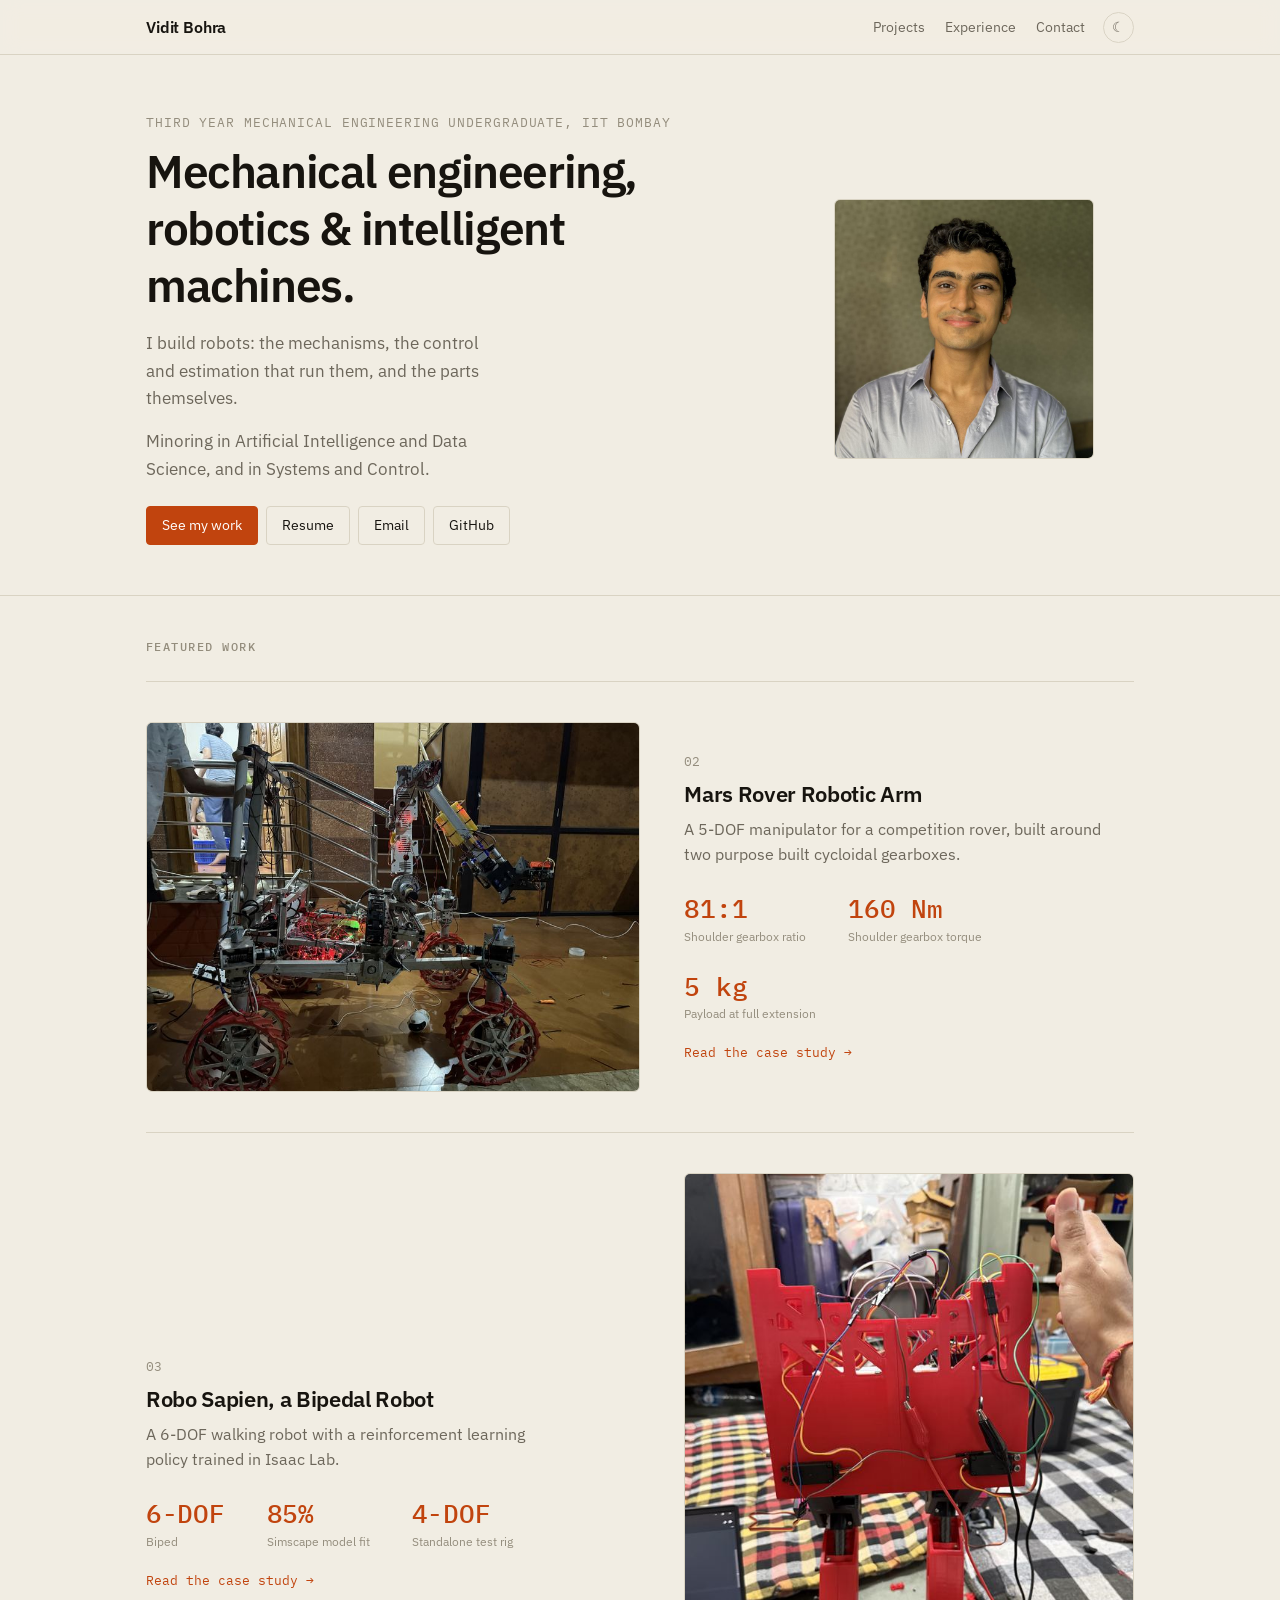
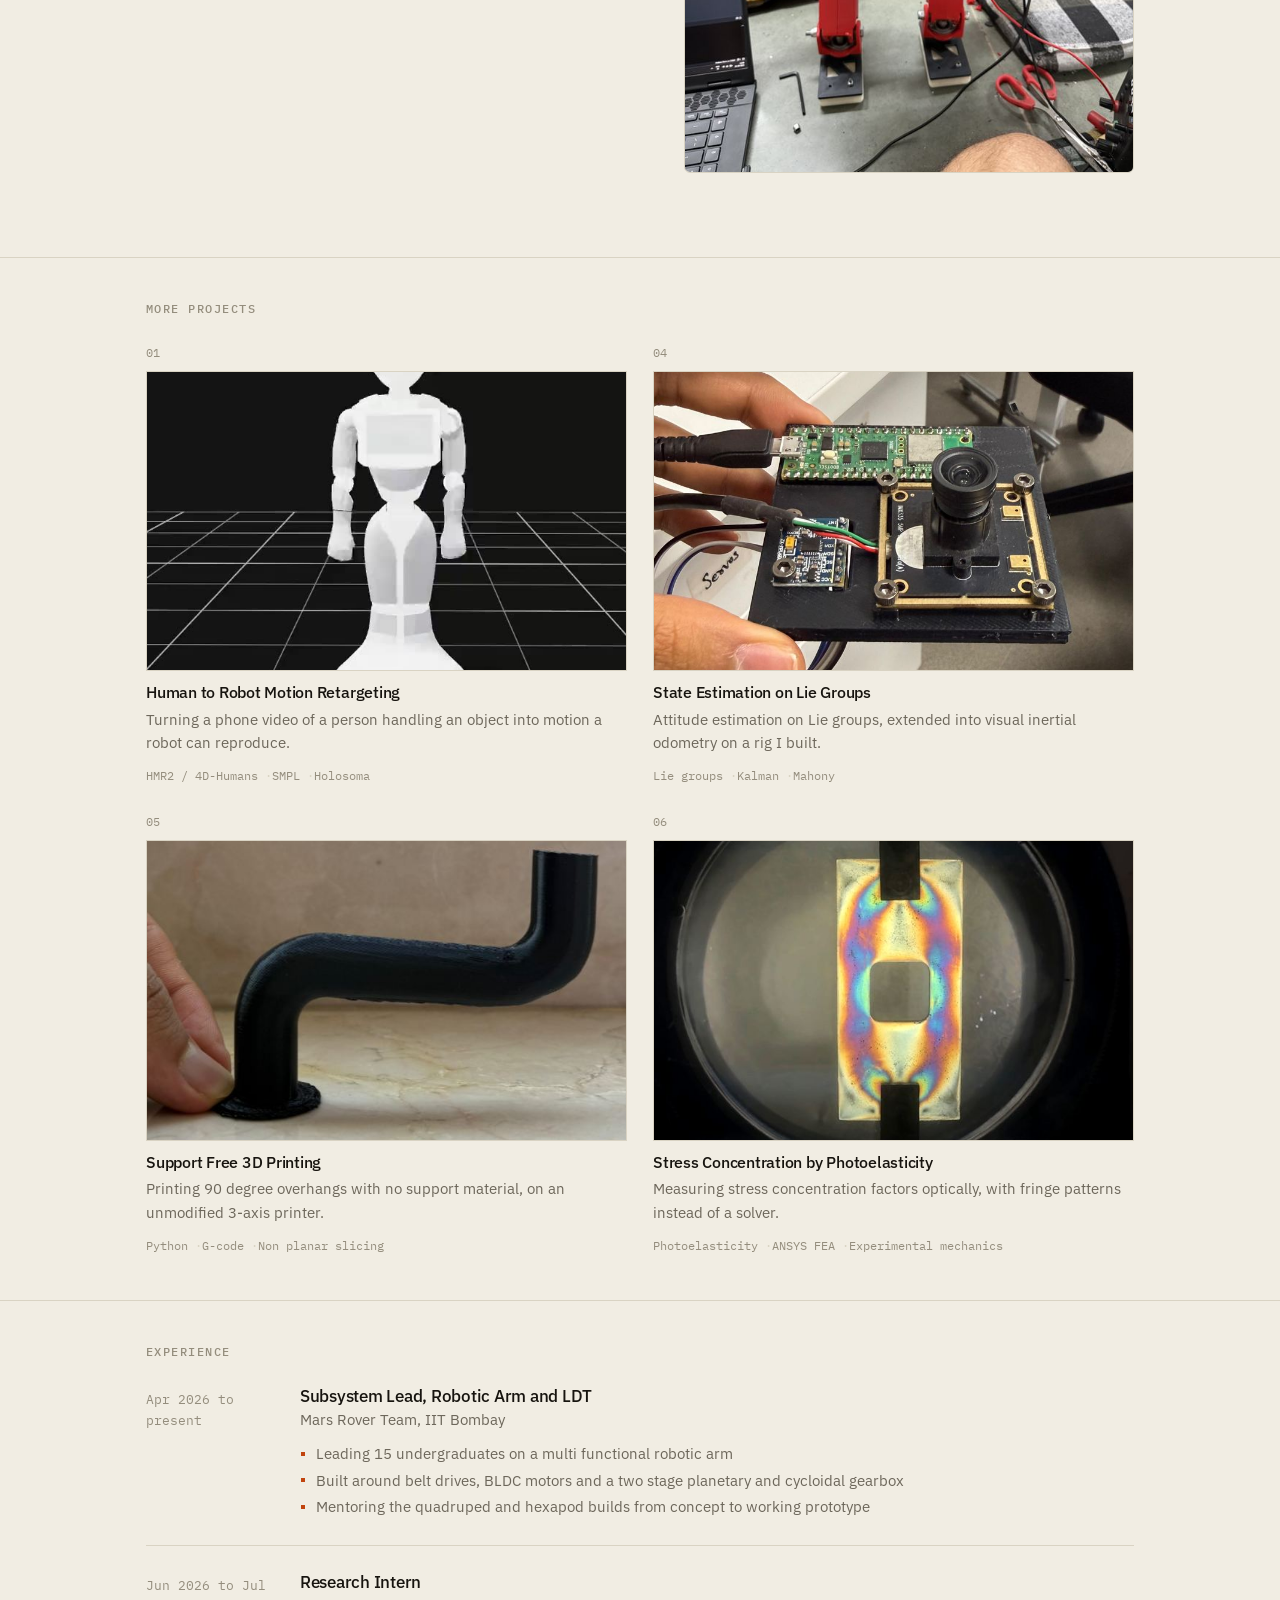
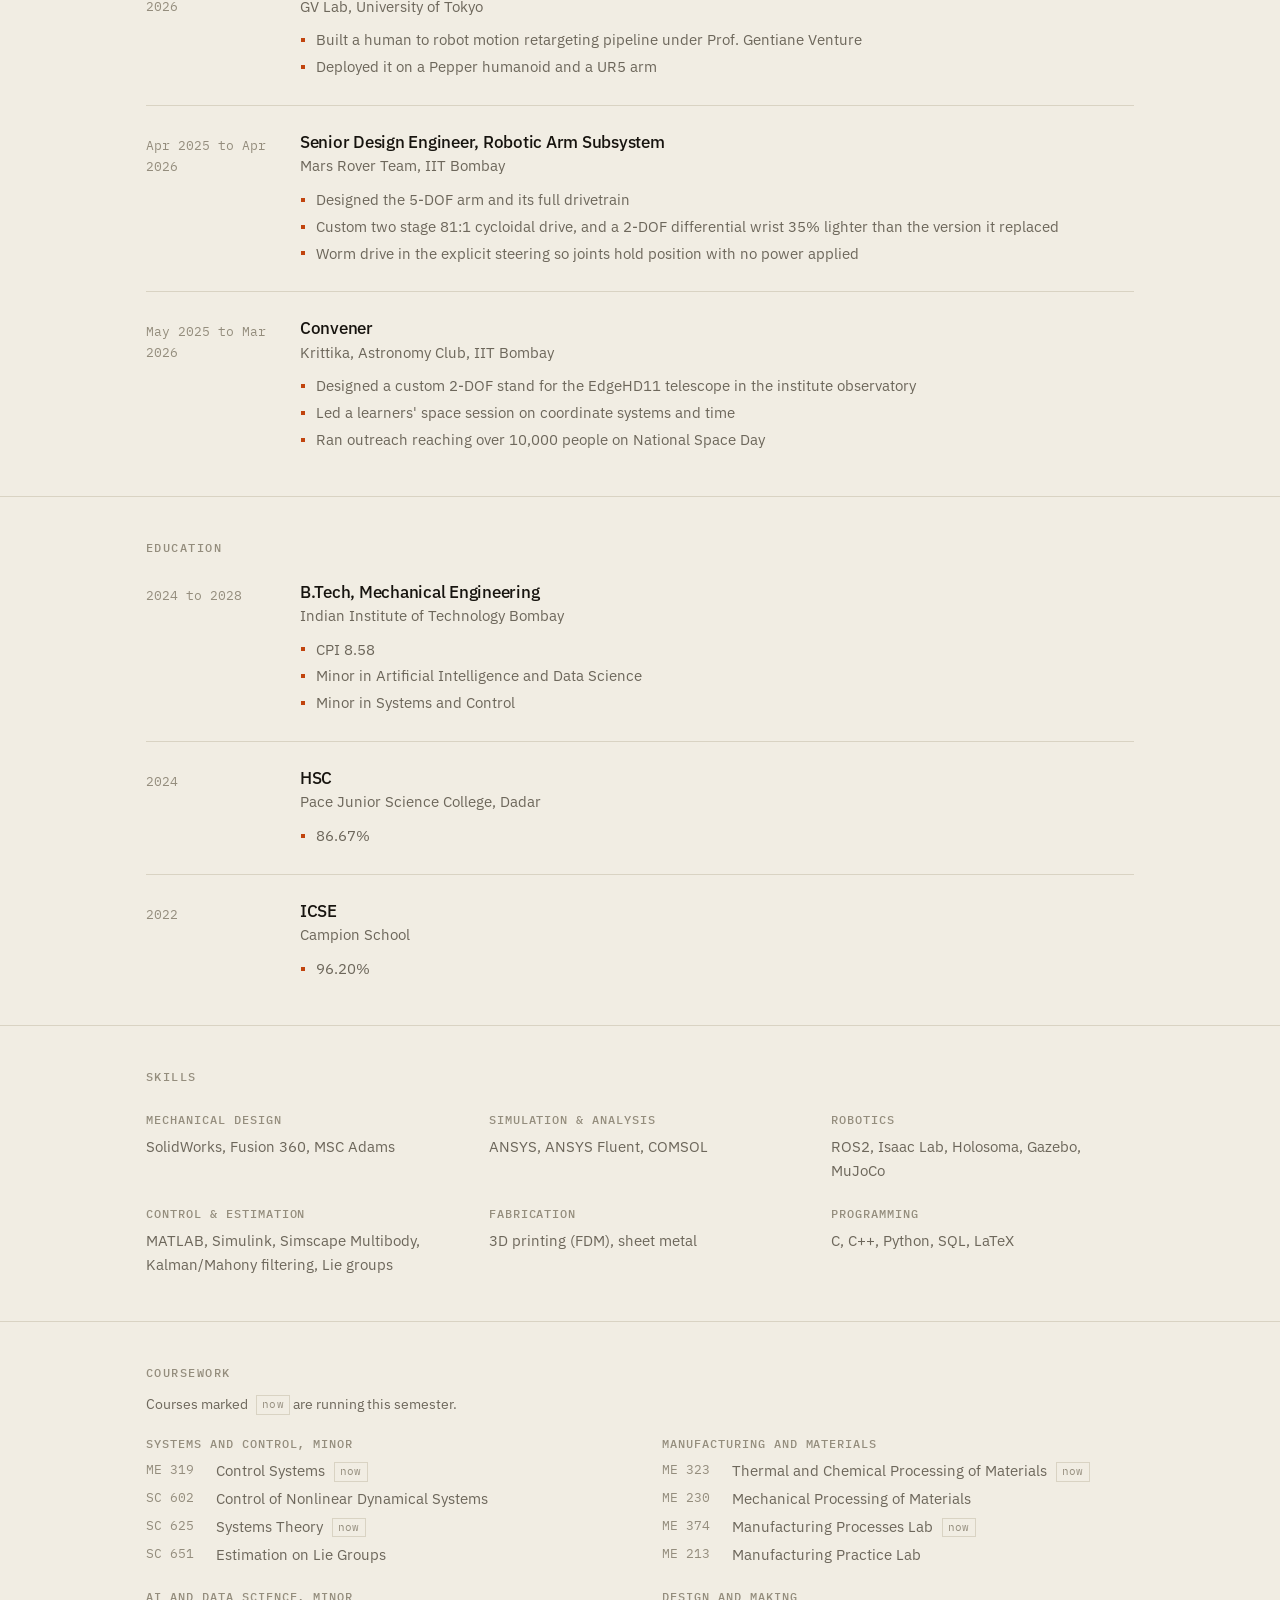
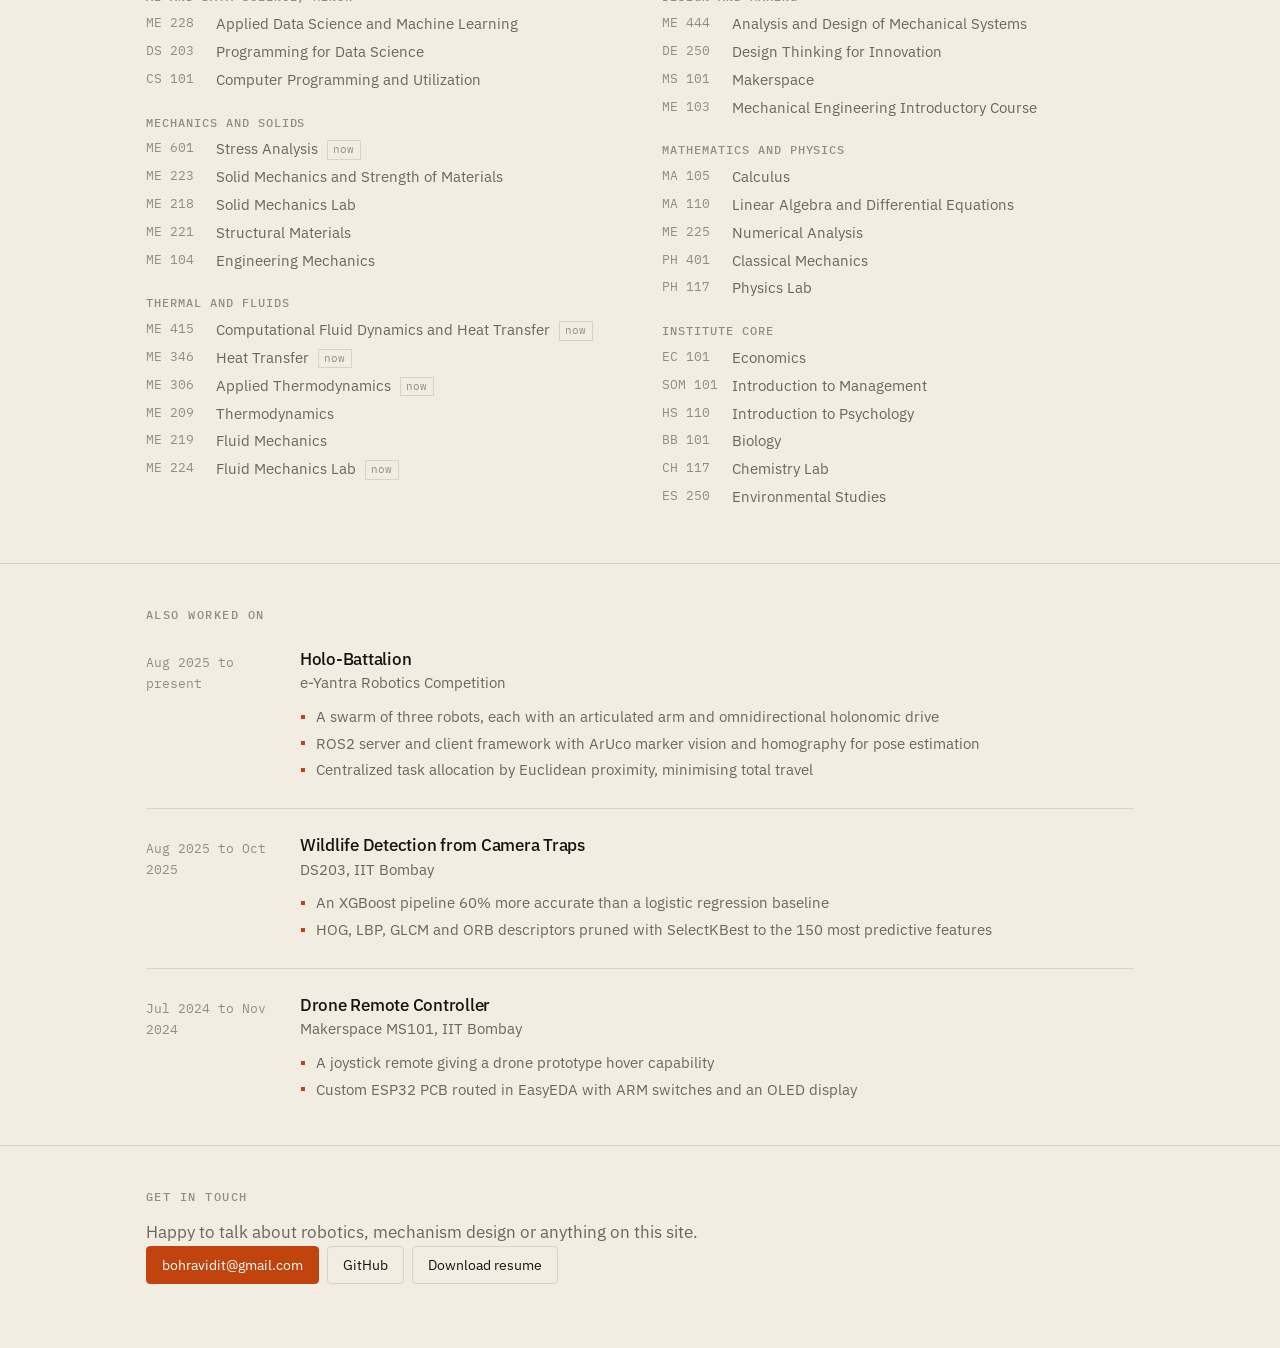
<file: index.html>
<!doctype html>
<html lang="en">
<head>
<meta charset="utf-8">
<meta name="viewport" content="width=device-width, initial-scale=1">
<title>Vidit Bohra</title>
<meta name="description" content="Third year mechanical engineering at IIT Bombay. Robotics, mechanism design, control and estimation.">
<meta property="og:title" content="Vidit Bohra">
<meta property="og:description" content="Third year mechanical engineering at IIT Bombay. Robotics, mechanism design, control and estimation.">
<meta property="og:type" content="website">
<link rel="preconnect" href="https://fonts.googleapis.com">
<link rel="preconnect" href="https://fonts.gstatic.com" crossorigin>
<link href="https://fonts.googleapis.com/css2?family=IBM+Plex+Mono:wght@400;500&family=IBM+Plex+Sans:wght@400;500;600&display=swap" rel="stylesheet">
<link rel="stylesheet" href="style.css?v=cfafce7a">
<link rel="icon" href="data:image/svg+xml,<svg xmlns='http://www.w3.org/2000/svg' viewBox='0 0 100 100'><text y='.9em' font-size='90'>&#9881;</text></svg>">
</head>
<body>

<header class="topbar">
  <div class="bar">
    <a class="wordmark" href="index.html">Vidit Bohra</a>
    <nav class="topnav"><a href="#projects">Projects</a><a href="#experience">Experience</a><a href="#contact">Contact</a></nav>
    <button id="theme-toggle" type="button" aria-label="Switch colour theme" title="Switch colour theme"></button>
  </div>
</header>


<header class="hero">
  <div class="wrap hero-inner">
    <div class="hero-text">
      <p class="hero-eyebrow">Third year Mechanical Engineering undergraduate, IIT Bombay</p>
      <h1>Mechanical engineering, robotics &amp; intelligent machines.</h1>
      <p class="hero-lede">I build robots: the mechanisms, the control and estimation that run them, and the parts themselves.</p>
      <p class="hero-lede">Minoring in Artificial Intelligence and Data Science, and in Systems and Control.</p>
      <div class="btns">
        <a class="btn primary" href="#projects">See my work</a>
        <a class="btn" href="resume.pdf">Resume</a>
        <a class="btn" href="mailto:bohravidit@gmail.com">Email</a>
        <a class="btn" href="https://github.com/viditbohra">GitHub</a>
      </div>
    </div>
    <figure class="hero-media" style="--ar:1.0">
      <img src="assets/me/portrait-thumb.jpg?v=d5cdbb0f" alt="Vidit Bohra" decoding="async">
    </figure>
  </div>
</header>

<main>

<section id="projects">
  <div class="wrap">
    <h2>Featured work</h2>
    <a class="feature" href="projects/mars-rover-arm.html"><div class="feature-media" style="--ar:1.3333"><img src="assets/mars-rover-arm/rover-field-thumb.jpg?v=dc825ae3" alt="The completed rover with its robotic arm deployed on a competition course" loading="lazy" decoding="async"></div><div class="feature-text"><div class="feature-num mono">02</div><h3>Mars Rover Robotic Arm</h3><p class="feature-sum">A 5-DOF manipulator for a competition rover, built around two purpose built cycloidal gearboxes.</p><div class="stats"><div class="stat"><div class="n mono">81:1</div><div class="l">Shoulder gearbox ratio</div></div><div class="stat"><div class="n mono">160 Nm</div><div class="l">Shoulder gearbox torque</div></div><div class="stat"><div class="n mono">5 kg</div><div class="l">Payload at full extension</div></div></div><div class="feature-cta">Read the case study</div></div></a><a class="feature" href="projects/bipedal-robot.html"><div class="feature-media" style="--ar:0.75"><img src="assets/bipedal-robot/hardware-thumb.jpg?v=9767238a" alt="The assembled bipedal robot in red printed parts, standing on a bench" loading="lazy" decoding="async"></div><div class="feature-text"><div class="feature-num mono">03</div><h3>Robo Sapien, a Bipedal Robot</h3><p class="feature-sum">A 6-DOF walking robot with a reinforcement learning policy trained in Isaac Lab.</p><div class="stats"><div class="stat"><div class="n mono">6-DOF</div><div class="l">Biped</div></div><div class="stat"><div class="n mono">85%</div><div class="l">Simscape model fit</div></div><div class="stat"><div class="n mono">4-DOF</div><div class="l">Standalone test rig</div></div></div><div class="feature-cta">Read the case study</div></div></a>
  </div>
</section>

<section id="more-projects">
  <div class="wrap">
    <h2>More projects</h2>
    <div class="cards"><a class="card" href="projects/retargeting.html"><div class="card-num mono">01</div><div class="card-img"><img src="assets/retargeting/pepper-sim-poster.jpg?v=17eebbfe" alt="A Pepper humanoid reproducing a captured human motion in simulation" loading="lazy" decoding="async"></div><div class="card-body"><h3>Human to Robot Motion Retargeting</h3><p class="card-sum">Turning a phone video of a person handling an object into motion a robot can reproduce.</p><ul class="tags"><li>HMR2 / 4D-Humans</li><li>SMPL</li><li>Holosoma</li></ul></div></a><a class="card" href="projects/state-estimation.html"><div class="card-num mono">04</div><div class="card-img"><img src="assets/state-estimation/camera-imu-rig-thumb.jpg?v=fdb32ff5" alt="A hand holding the custom camera and IMU rig built on a printed plate" loading="lazy" decoding="async"></div><div class="card-body"><h3>State Estimation on Lie Groups</h3><p class="card-sum">Attitude estimation on Lie groups, extended into visual inertial odometry on a rig I built.</p><ul class="tags"><li>Lie groups</li><li>Kalman</li><li>Mahony</li></ul></div></a><a class="card" href="projects/support-free-printing.html"><div class="card-num mono">05</div><div class="card-img"><img src="assets/support-free-printing/printed-part-thumb.jpg?v=dcfb5b46" alt="A black 3D printed pipe with a 90 degree overhang, printed without supports" loading="lazy" decoding="async"></div><div class="card-body"><h3>Support Free 3D Printing</h3><p class="card-sum">Printing 90 degree overhangs with no support material, on an unmodified 3-axis printer.</p><ul class="tags"><li>Python</li><li>G-code</li><li>Non planar slicing</li></ul></div></a><a class="card" href="projects/photoelasticity.html"><div class="card-num mono">06</div><div class="card-img"><img src="assets/photoelasticity/square-hole-thumb.jpg?v=d1a1c895" alt="Coloured isochromatic fringe pattern around a square hole in a loaded specimen" loading="lazy" decoding="async"></div><div class="card-body"><h3>Stress Concentration by Photoelasticity</h3><p class="card-sum">Measuring stress concentration factors optically, with fringe patterns instead of a solver.</p><ul class="tags"><li>Photoelasticity</li><li>ANSYS FEA</li><li>Experimental mechanics</li></ul></div></a></div>
  </div>
</section>

<section id="experience">
  <div class="wrap"><h2>Experience</h2><ul class="rows"><li class="row"><p class="when">Apr 2026 to present</p><div class="row-body"><h3>Subsystem Lead, Robotic Arm and LDT</h3><p class="org">Mars Rover Team, IIT Bombay</p><ul class="points"><li>Leading 15 undergraduates on a multi functional robotic arm</li><li>Built around belt drives, BLDC motors and a two stage planetary and cycloidal gearbox</li><li>Mentoring the quadruped and hexapod builds from concept to working prototype</li></ul></div></li><li class="row"><p class="when">Jun 2026 to Jul 2026</p><div class="row-body"><h3>Research Intern</h3><p class="org">GV Lab, University of Tokyo</p><ul class="points"><li>Built a human to robot motion retargeting pipeline under Prof. Gentiane Venture</li><li>Deployed it on a Pepper humanoid and a UR5 arm</li></ul></div></li><li class="row"><p class="when">Apr 2025 to Apr 2026</p><div class="row-body"><h3>Senior Design Engineer, Robotic Arm Subsystem</h3><p class="org">Mars Rover Team, IIT Bombay</p><ul class="points"><li>Designed the 5-DOF arm and its full drivetrain</li><li>Custom two stage 81:1 cycloidal drive, and a 2-DOF differential wrist 35% lighter than the version it replaced</li><li>Worm drive in the explicit steering so joints hold position with no power applied</li></ul></div></li><li class="row"><p class="when">May 2025 to Mar 2026</p><div class="row-body"><h3>Convener</h3><p class="org">Krittika, Astronomy Club, IIT Bombay</p><ul class="points"><li>Designed a custom 2-DOF stand for the EdgeHD11 telescope in the institute observatory</li><li>Led a learners&#x27; space session on coordinate systems and time</li><li>Ran outreach reaching over 10,000 people on National Space Day</li></ul></div></li></ul></div>
</section>

<section id="education">
  <div class="wrap"><h2>Education</h2><ul class="rows"><li class="row"><p class="when">2024 to 2028</p><div class="row-body"><h3>B.Tech, Mechanical Engineering</h3><p class="org">Indian Institute of Technology Bombay</p><ul class="points"><li>CPI 8.58</li><li>Minor in Artificial Intelligence and Data Science</li><li>Minor in Systems and Control</li></ul></div></li><li class="row"><p class="when">2024</p><div class="row-body"><h3>HSC</h3><p class="org">Pace Junior Science College, Dadar</p><ul class="points"><li>86.67%</li></ul></div></li><li class="row"><p class="when">2022</p><div class="row-body"><h3>ICSE</h3><p class="org">Campion School</p><ul class="points"><li>96.20%</li></ul></div></li></ul></div>
</section>

<section id="skills">
  <div class="wrap"><h2>Skills</h2><dl class="skills"><div class="skill"><dt>Mechanical design</dt><dd>SolidWorks, Fusion 360, MSC Adams</dd></div><div class="skill"><dt>Simulation &amp; analysis</dt><dd>ANSYS, ANSYS Fluent, COMSOL</dd></div><div class="skill"><dt>Robotics</dt><dd>ROS2, Isaac Lab, Holosoma, Gazebo, MuJoCo</dd></div><div class="skill"><dt>Control &amp; estimation</dt><dd>MATLAB, Simulink, Simscape Multibody, Kalman/Mahony filtering, Lie groups</dd></div><div class="skill"><dt>Fabrication</dt><dd>3D printing (FDM), sheet metal</dd></div><div class="skill"><dt>Programming</dt><dd>C, C++, Python, SQL, LaTeX</dd></div></dl></div>
</section>

<section id="coursework">
  <div class="wrap">
    <h2>Coursework</h2>
    <p class="section-note">Courses marked <span class="now">now</span> are running this semester.</p>
    <div class="courses"><div class="course-group"><h3>Systems and control, minor</h3><ul><li><span class="code">ME 319</span><span>Control Systems <span class="now">now</span></span></li><li><span class="code">SC 602</span><span>Control of Nonlinear Dynamical Systems</span></li><li><span class="code">SC 625</span><span>Systems Theory <span class="now">now</span></span></li><li><span class="code">SC 651</span><span>Estimation on Lie Groups</span></li></ul></div><div class="course-group"><h3>AI and data science, minor</h3><ul><li><span class="code">ME 228</span><span>Applied Data Science and Machine Learning</span></li><li><span class="code">DS 203</span><span>Programming for Data Science</span></li><li><span class="code">CS 101</span><span>Computer Programming and Utilization</span></li></ul></div><div class="course-group"><h3>Mechanics and solids</h3><ul><li><span class="code">ME 601</span><span>Stress Analysis <span class="now">now</span></span></li><li><span class="code">ME 223</span><span>Solid Mechanics and Strength of Materials</span></li><li><span class="code">ME 218</span><span>Solid Mechanics Lab</span></li><li><span class="code">ME 221</span><span>Structural Materials</span></li><li><span class="code">ME 104</span><span>Engineering Mechanics</span></li></ul></div><div class="course-group"><h3>Thermal and fluids</h3><ul><li><span class="code">ME 415</span><span>Computational Fluid Dynamics and Heat Transfer <span class="now">now</span></span></li><li><span class="code">ME 346</span><span>Heat Transfer <span class="now">now</span></span></li><li><span class="code">ME 306</span><span>Applied Thermodynamics <span class="now">now</span></span></li><li><span class="code">ME 209</span><span>Thermodynamics</span></li><li><span class="code">ME 219</span><span>Fluid Mechanics</span></li><li><span class="code">ME 224</span><span>Fluid Mechanics Lab <span class="now">now</span></span></li></ul></div><div class="course-group"><h3>Manufacturing and materials</h3><ul><li><span class="code">ME 323</span><span>Thermal and Chemical Processing of Materials <span class="now">now</span></span></li><li><span class="code">ME 230</span><span>Mechanical Processing of Materials</span></li><li><span class="code">ME 374</span><span>Manufacturing Processes Lab <span class="now">now</span></span></li><li><span class="code">ME 213</span><span>Manufacturing Practice Lab</span></li></ul></div><div class="course-group"><h3>Design and making</h3><ul><li><span class="code">ME 444</span><span>Analysis and Design of Mechanical Systems</span></li><li><span class="code">DE 250</span><span>Design Thinking for Innovation</span></li><li><span class="code">MS 101</span><span>Makerspace</span></li><li><span class="code">ME 103</span><span>Mechanical Engineering Introductory Course</span></li></ul></div><div class="course-group"><h3>Mathematics and physics</h3><ul><li><span class="code">MA 105</span><span>Calculus</span></li><li><span class="code">MA 110</span><span>Linear Algebra and Differential Equations</span></li><li><span class="code">ME 225</span><span>Numerical Analysis</span></li><li><span class="code">PH 401</span><span>Classical Mechanics</span></li><li><span class="code">PH 117</span><span>Physics Lab</span></li></ul></div><div class="course-group"><h3>Institute core</h3><ul><li><span class="code">EC 101</span><span>Economics</span></li><li><span class="code">SOM 101</span><span>Introduction to Management</span></li><li><span class="code">HS 110</span><span>Introduction to Psychology</span></li><li><span class="code">BB 101</span><span>Biology</span></li><li><span class="code">CH 117</span><span>Chemistry Lab</span></li><li><span class="code">ES 250</span><span>Environmental Studies</span></li></ul></div></div>
  </div>
</section>

<section id="other">
  <div class="wrap"><h2>Also worked on</h2><ul class="rows"><li class="row"><p class="when">Aug 2025 to present</p><div class="row-body"><h3>Holo-Battalion</h3><p class="org">e-Yantra Robotics Competition</p><ul class="points"><li>A swarm of three robots, each with an articulated arm and omnidirectional holonomic drive</li><li>ROS2 server and client framework with ArUco marker vision and homography for pose estimation</li><li>Centralized task allocation by Euclidean proximity, minimising total travel</li></ul></div></li><li class="row"><p class="when">Aug 2025 to Oct 2025</p><div class="row-body"><h3>Wildlife Detection from Camera Traps</h3><p class="org">DS203, IIT Bombay</p><ul class="points"><li>An XGBoost pipeline 60% more accurate than a logistic regression baseline</li><li>HOG, LBP, GLCM and ORB descriptors pruned with SelectKBest to the 150 most predictive features</li></ul></div></li><li class="row"><p class="when">Jul 2024 to Nov 2024</p><div class="row-body"><h3>Drone Remote Controller</h3><p class="org">Makerspace MS101, IIT Bombay</p><ul class="points"><li>A joystick remote giving a drone prototype hover capability</li><li>Custom ESP32 PCB routed in EasyEDA with ARM switches and an OLED display</li></ul></div></li></ul></div>
</section>

</main>


<footer id="contact">
  <div class="wrap">
    <h2>Get in touch</h2>
    <p class="footer-line">Happy to talk about robotics, mechanism design or anything on this site.</p>
    <div class="btns">
      <a class="btn primary" href="mailto:bohravidit@gmail.com">bohravidit@gmail.com</a>
      <a class="btn" href="https://github.com/viditbohra">GitHub</a>
      <a class="btn" href="resume.pdf">Download resume</a>
    </div>
  </div>
</footer>

<div id="lightbox" hidden>
  <button id="lightbox-close" type="button" aria-label="Close">&times;</button>
  <img id="lightbox-img" alt="">
</div>

<script src="script.js?v=5198890e"></script>
</body>
</html>
</file>
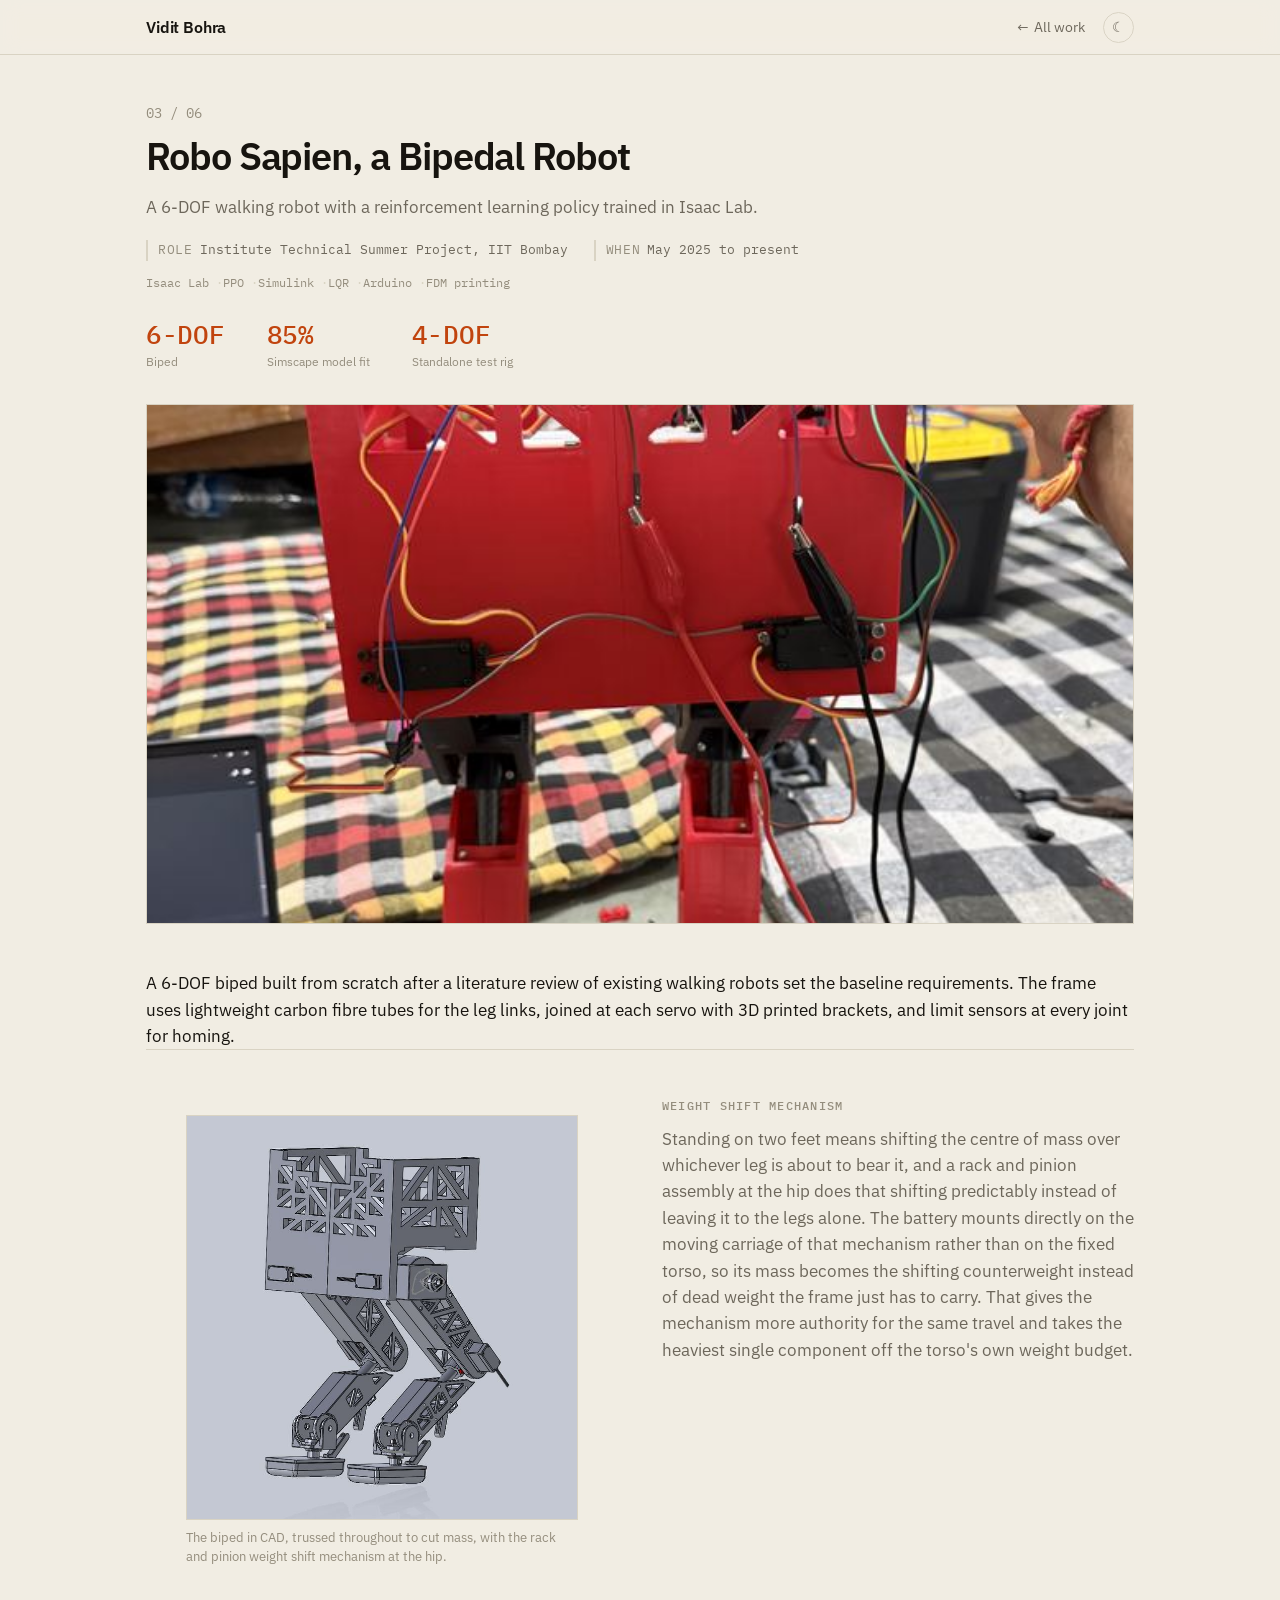
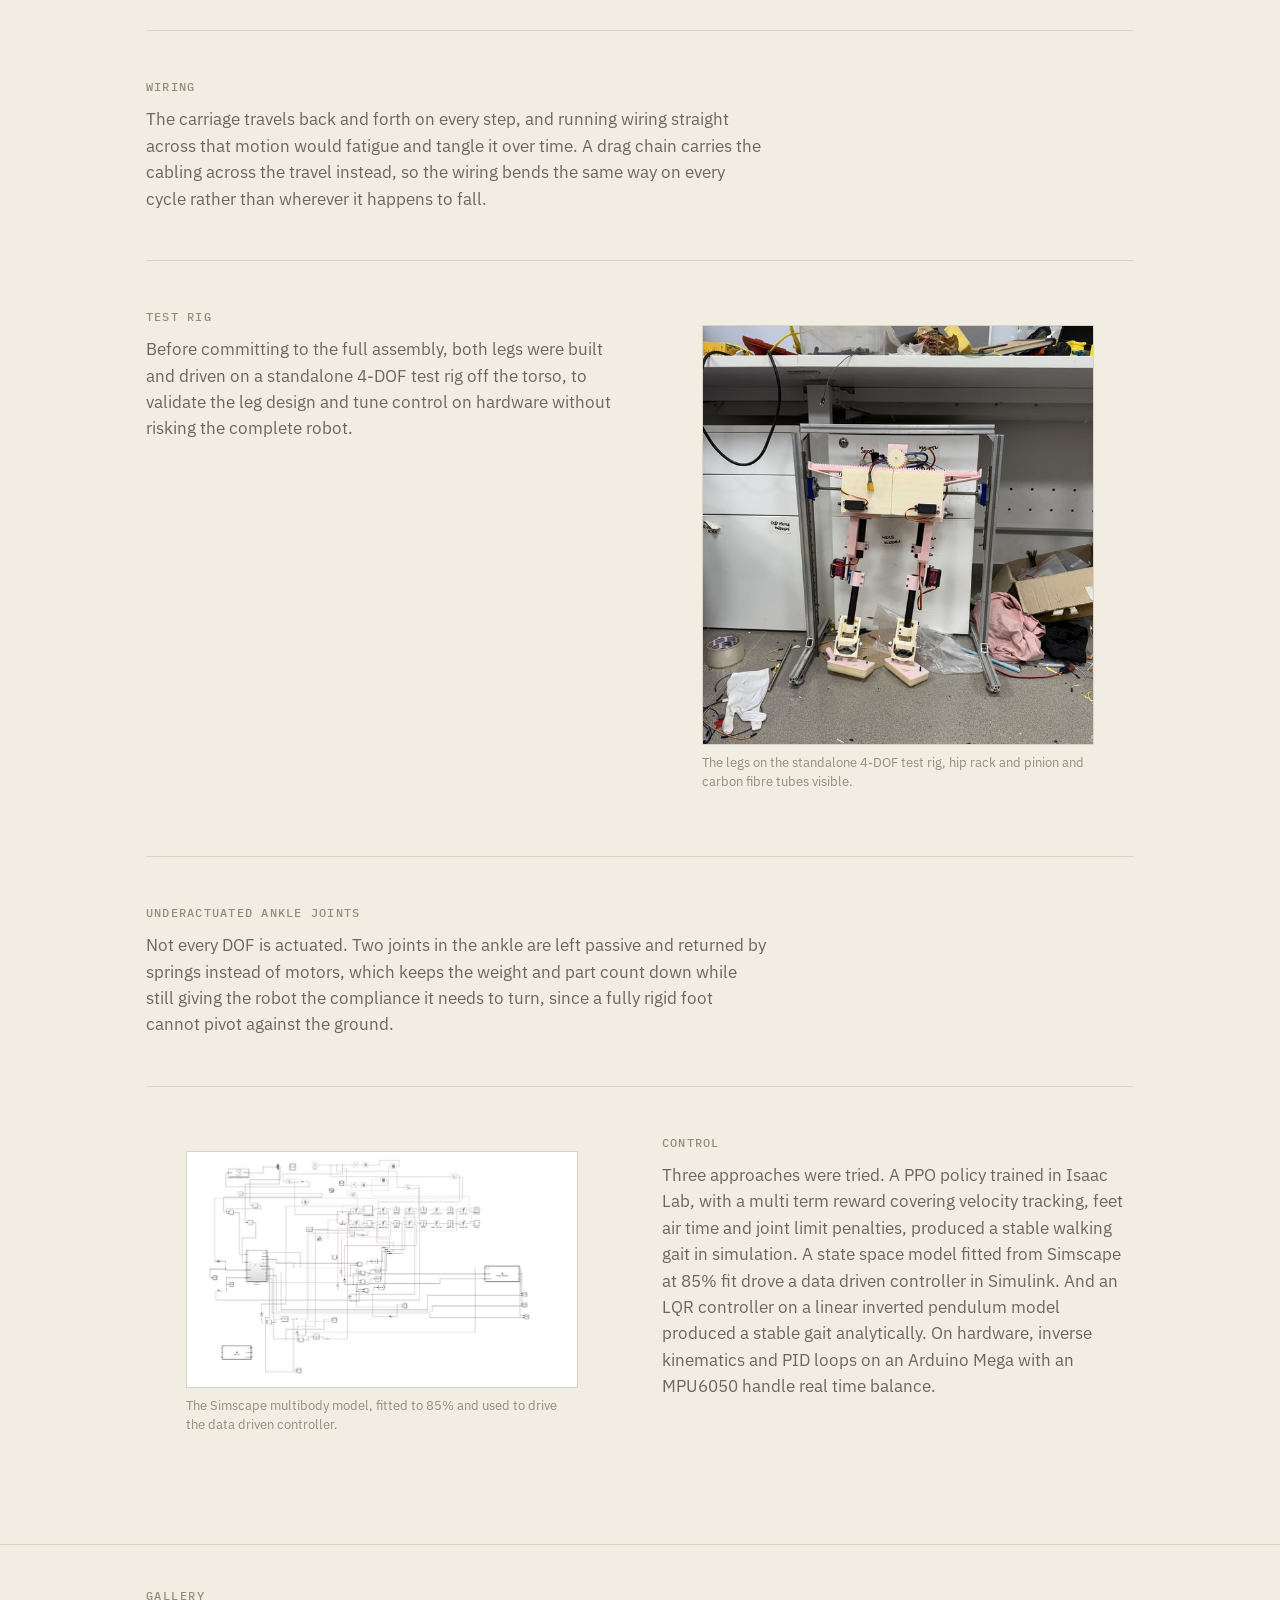
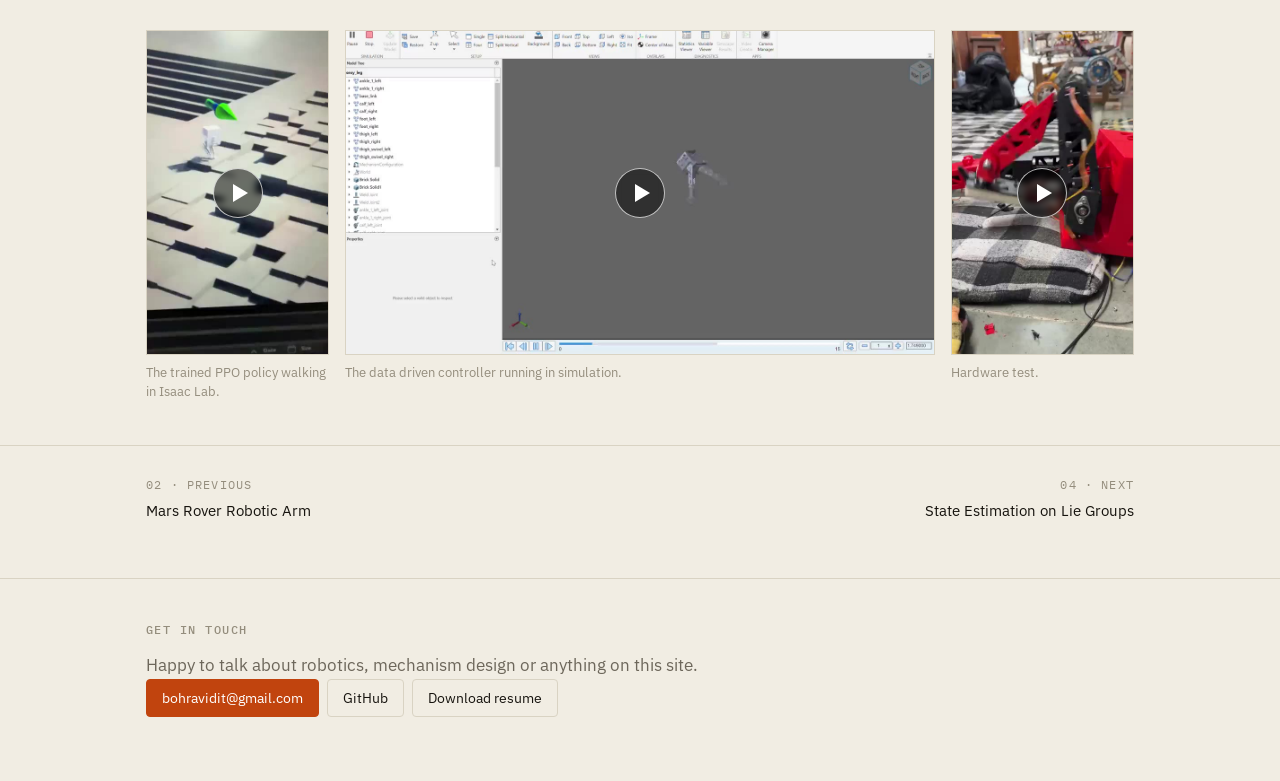
<file: projects/bipedal-robot.html>
<!doctype html>
<html lang="en">
<head>
<meta charset="utf-8">
<meta name="viewport" content="width=device-width, initial-scale=1">
<title>Robo Sapien, a Bipedal Robot | Vidit Bohra</title>
<meta name="description" content="A 6-DOF walking robot with a reinforcement learning policy trained in Isaac Lab.">
<meta property="og:title" content="Robo Sapien, a Bipedal Robot | Vidit Bohra">
<meta property="og:description" content="A 6-DOF walking robot with a reinforcement learning policy trained in Isaac Lab.">
<meta property="og:type" content="website">
<link rel="preconnect" href="https://fonts.googleapis.com">
<link rel="preconnect" href="https://fonts.gstatic.com" crossorigin>
<link href="https://fonts.googleapis.com/css2?family=IBM+Plex+Mono:wght@400;500&family=IBM+Plex+Sans:wght@400;500;600&display=swap" rel="stylesheet">
<link rel="stylesheet" href="../style.css?v=cfafce7a">
<link rel="icon" href="data:image/svg+xml,<svg xmlns='http://www.w3.org/2000/svg' viewBox='0 0 100 100'><text y='.9em' font-size='90'>&#9881;</text></svg>">
</head>
<body>

<header class="topbar">
  <div class="bar">
    <a class="wordmark" href="../index.html">Vidit Bohra</a>
    <nav class="topnav"><a class="back" href="../index.html">All work</a></nav>
    <button id="theme-toggle" type="button" aria-label="Switch colour theme" title="Switch colour theme"></button>
  </div>
</header>


<main class="project-page">

<header class="project-head">
  <div class="wrap">
    <p class="project-num mono">03 / 06</p>
    <h1>Robo Sapien, a Bipedal Robot</h1>
    <p class="summary">A 6-DOF walking robot with a reinforcement learning policy trained in Isaac Lab.</p>
    <ul class="annot">
      <li><span class="k">ROLE</span><span class="v">Institute Technical Summer Project, IIT Bombay</span></li>
      <li><span class="k">WHEN</span><span class="v">May 2025 to present</span></li>
    </ul>
    <ul class="tags"><li>Isaac Lab</li><li>PPO</li><li>Simulink</li><li>LQR</li><li>Arduino</li><li>FDM printing</li></ul>
    <div class="stats"><div class="stat"><div class="n mono">6-DOF</div><div class="l">Biped</div></div><div class="stat"><div class="n mono">85%</div><div class="l">Simscape model fit</div></div><div class="stat"><div class="n mono">4-DOF</div><div class="l">Standalone test rig</div></div></div>
    <figure class="cover" style="--ar:0.75">
      <button class="media" data-full="../assets/bipedal-robot/hardware.jpg?v=e944c511" aria-label="Enlarge image: The assembled bipedal robot in red printed parts, standing on a bench"><img src="../assets/bipedal-robot/hardware-thumb.jpg?v=9767238a" alt="The assembled bipedal robot in red printed parts, standing on a bench" loading="lazy" decoding="async"></button>
    </figure>
  </div>
</header>

<section class="writeup">
  <div class="wrap">
    <div class="prose lede"><p>A 6-DOF biped built from scratch after a literature review of existing walking robots set the baseline requirements. The frame uses lightweight carbon fibre tubes for the leg links, joined at each servo with 3D printed brackets, and limit sensors at every joint for homing.</p></div>
    <div class="case-block"><figure class="cb-media" style="--ar:0.9688"><button class="media" data-full="../assets/bipedal-robot/cad-render.jpg?v=71ad1946" aria-label="Enlarge image: The biped in CAD, trussed throughout to cut mass, with the rack and pinion weight shift mechanism at the hip."><img src="../assets/bipedal-robot/cad-render-thumb.jpg?v=3ea373e1" alt="The biped in CAD, trussed throughout to cut mass, with the rack and pinion weight shift mechanism at the hip." loading="lazy" decoding="async"></button><figcaption>The biped in CAD, trussed throughout to cut mass, with the rack and pinion weight shift mechanism at the hip.</figcaption></figure><div class="cb-text"><h3>Weight shift mechanism</h3><p>Standing on two feet means shifting the centre of mass over whichever leg is about to bear it, and a rack and pinion assembly at the hip does that shifting predictably instead of leaving it to the legs alone. The battery mounts directly on the moving carriage of that mechanism rather than on the fixed torso, so its mass becomes the shifting counterweight instead of dead weight the frame just has to carry. That gives the mechanism more authority for the same travel and takes the heaviest single component off the torso&#x27;s own weight budget.</p></div></div><div class="case-block text-only"><div class="cb-text"><h3>Wiring</h3><p>The carriage travels back and forth on every step, and running wiring straight across that motion would fatigue and tangle it over time. A drag chain carries the cabling across the travel instead, so the wiring bends the same way on every cycle rather than wherever it happens to fall.</p></div></div><div class="case-block flip"><figure class="cb-media" style="--ar:0.75"><button class="media" data-full="../assets/bipedal-robot/leg-test-rig.jpg?v=7b92a112" aria-label="Enlarge image: The legs on the standalone 4-DOF test rig, hip rack and pinion and carbon fibre tubes visible."><img src="../assets/bipedal-robot/leg-test-rig-thumb.jpg?v=36f2edbc" alt="The legs on the standalone 4-DOF test rig, hip rack and pinion and carbon fibre tubes visible." loading="lazy" decoding="async"></button><figcaption>The legs on the standalone 4-DOF test rig, hip rack and pinion and carbon fibre tubes visible.</figcaption></figure><div class="cb-text"><h3>Test rig</h3><p>Before committing to the full assembly, both legs were built and driven on a standalone 4-DOF test rig off the torso, to validate the leg design and tune control on hardware without risking the complete robot.</p></div></div><div class="case-block text-only"><div class="cb-text"><h3>Underactuated ankle joints</h3><p>Not every DOF is actuated. Two joints in the ankle are left passive and returned by springs instead of motors, which keeps the weight and part count down while still giving the robot the compliance it needs to turn, since a fully rigid foot cannot pivot against the ground.</p></div></div><div class="case-block"><figure class="cb-media" style="--ar:1.6563"><button class="media" data-full="../assets/bipedal-robot/simscape-model.jpg?v=c2395a93" aria-label="Enlarge image: The Simscape multibody model, fitted to 85% and used to drive the data driven controller."><img src="../assets/bipedal-robot/simscape-model-thumb.jpg?v=314be97d" alt="The Simscape multibody model, fitted to 85% and used to drive the data driven controller." loading="lazy" decoding="async"></button><figcaption>The Simscape multibody model, fitted to 85% and used to drive the data driven controller.</figcaption></figure><div class="cb-text"><h3>Control</h3><p>Three approaches were tried. A PPO policy trained in Isaac Lab, with a multi term reward covering velocity tracking, feet air time and joint limit penalties, produced a stable walking gait in simulation. A state space model fitted from Simscape at 85% fit drove a data driven controller in Simulink. And an LQR controller on a linear inverted pendulum model produced a stable gait analytically. On hardware, inverse kinematics and PID loops on an Arduino Mega with an MPU6050 handle real time balance.</p></div></div>
  </div>
</section>
<section>
  <div class="wrap">
    <h2>Gallery</h2>
    <div class="grid"><figure class="tile" style="--ar:0.5639"><button class="media video" data-video="../assets/bipedal-robot/rl-policy.mp4?v=e0dfcb9c" aria-label="Play video: The trained PPO policy walking in Isaac Lab."><img src="../assets/bipedal-robot/rl-policy-poster.jpg?v=aebc7958" alt="The trained PPO policy walking in Isaac Lab." loading="lazy" decoding="async"><span class="play" aria-hidden="true"></span></button><figcaption>The trained PPO policy walking in Isaac Lab.</figcaption></figure><figure class="tile" style="--ar:1.8167"><button class="media video" data-video="../assets/bipedal-robot/data-driven-control.mp4?v=a8e90e49" aria-label="Play video: The data driven controller running in simulation."><img src="../assets/bipedal-robot/data-driven-control-poster.jpg?v=8dc728aa" alt="The data driven controller running in simulation." loading="lazy" decoding="async"><span class="play" aria-hidden="true"></span></button><figcaption>The data driven controller running in simulation.</figcaption></figure><figure class="tile" style="--ar:0.5639"><button class="media video" data-video="../assets/bipedal-robot/hardware-test.mp4?v=ff5dd48d" aria-label="Play video: Hardware test."><img src="../assets/bipedal-robot/hardware-test-poster.jpg?v=9808f986" alt="Hardware test." loading="lazy" decoding="async"><span class="play" aria-hidden="true"></span></button><figcaption>Hardware test.</figcaption></figure></div>
  </div>
</section>

<nav class="pager">
  <div class="wrap">
    <a class="pager-link" href="mars-rover-arm.html">
      <span class="dir">02 &middot; Previous</span><span class="name">Mars Rover Robotic Arm</span></a>
    <a class="pager-link next" href="state-estimation.html">
      <span class="dir">04 &middot; Next</span><span class="name">State Estimation on Lie Groups</span></a>
  </div>
</nav>

</main>


<footer id="contact">
  <div class="wrap">
    <h2>Get in touch</h2>
    <p class="footer-line">Happy to talk about robotics, mechanism design or anything on this site.</p>
    <div class="btns">
      <a class="btn primary" href="mailto:bohravidit@gmail.com">bohravidit@gmail.com</a>
      <a class="btn" href="https://github.com/viditbohra">GitHub</a>
      <a class="btn" href="../resume.pdf">Download resume</a>
    </div>
  </div>
</footer>

<div id="lightbox" hidden>
  <button id="lightbox-close" type="button" aria-label="Close">&times;</button>
  <img id="lightbox-img" alt="">
</div>

<script src="../script.js?v=5198890e"></script>
</body>
</html>
</file>
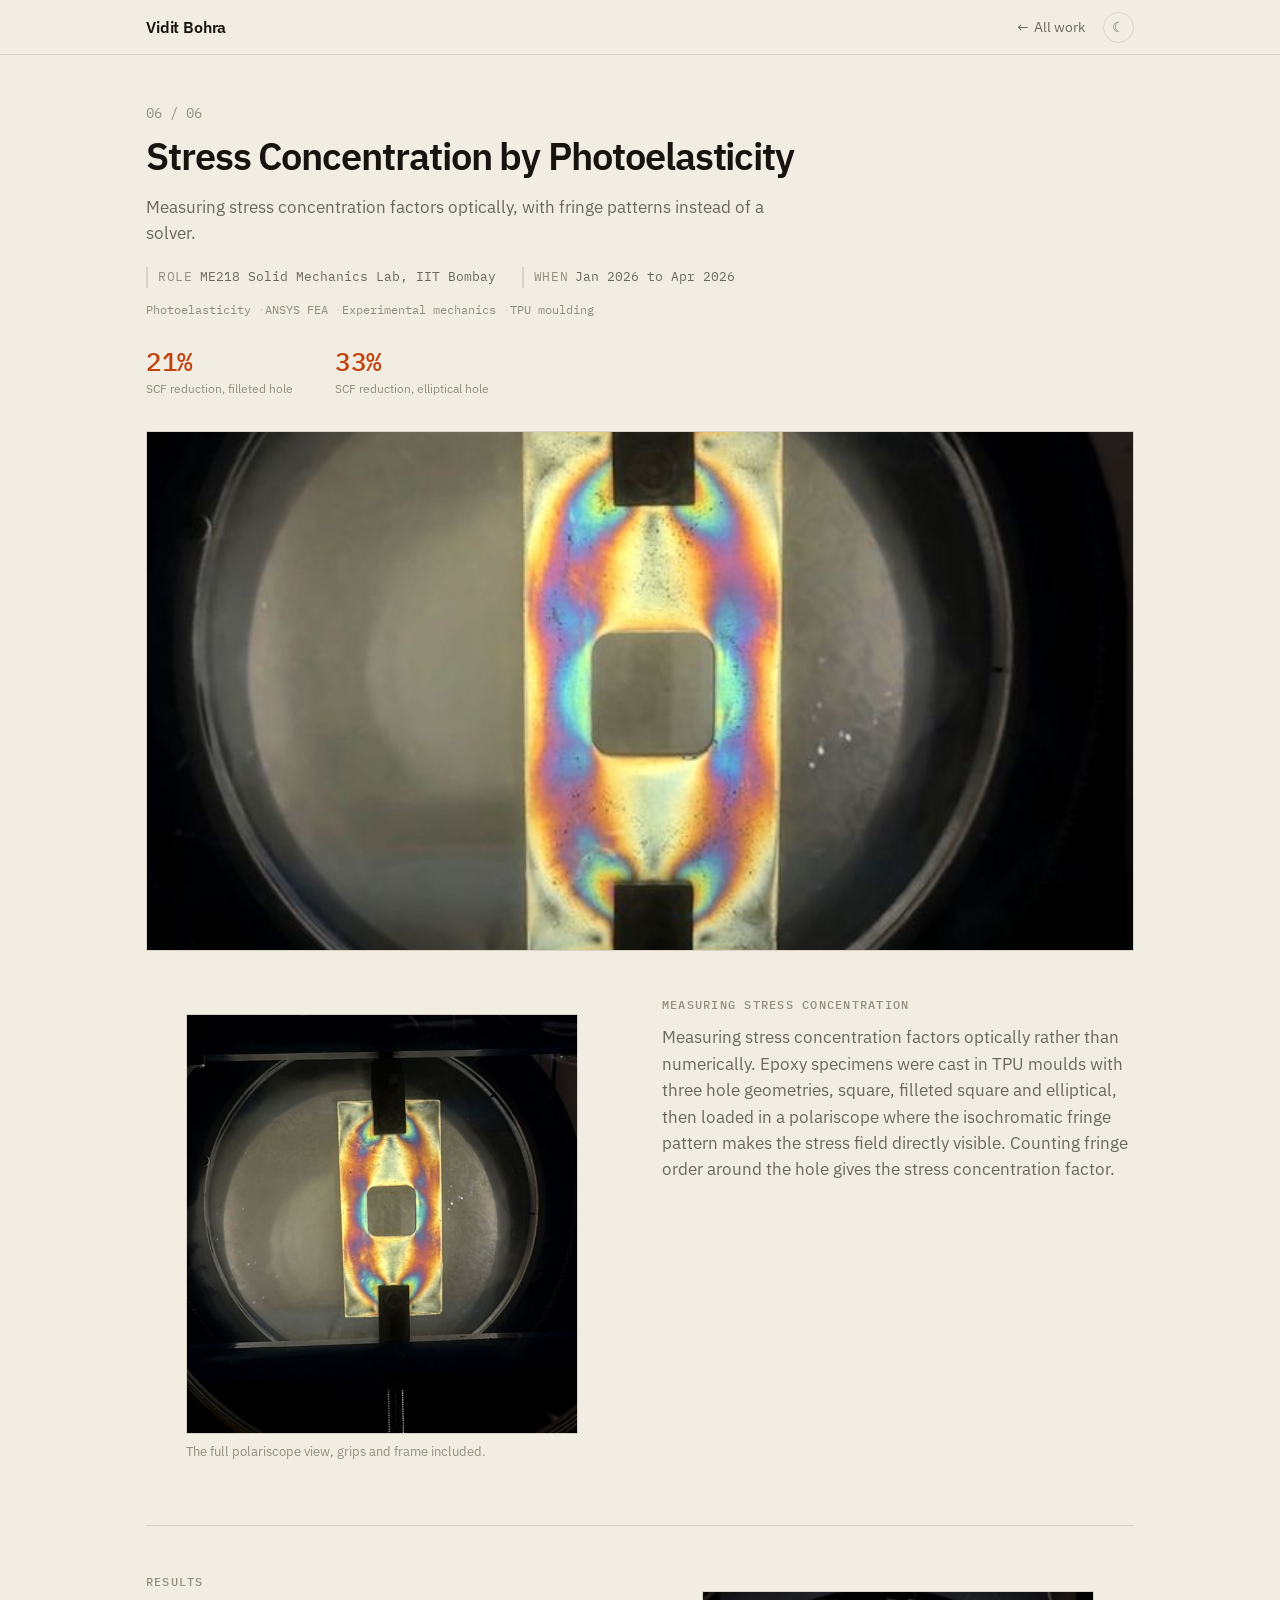
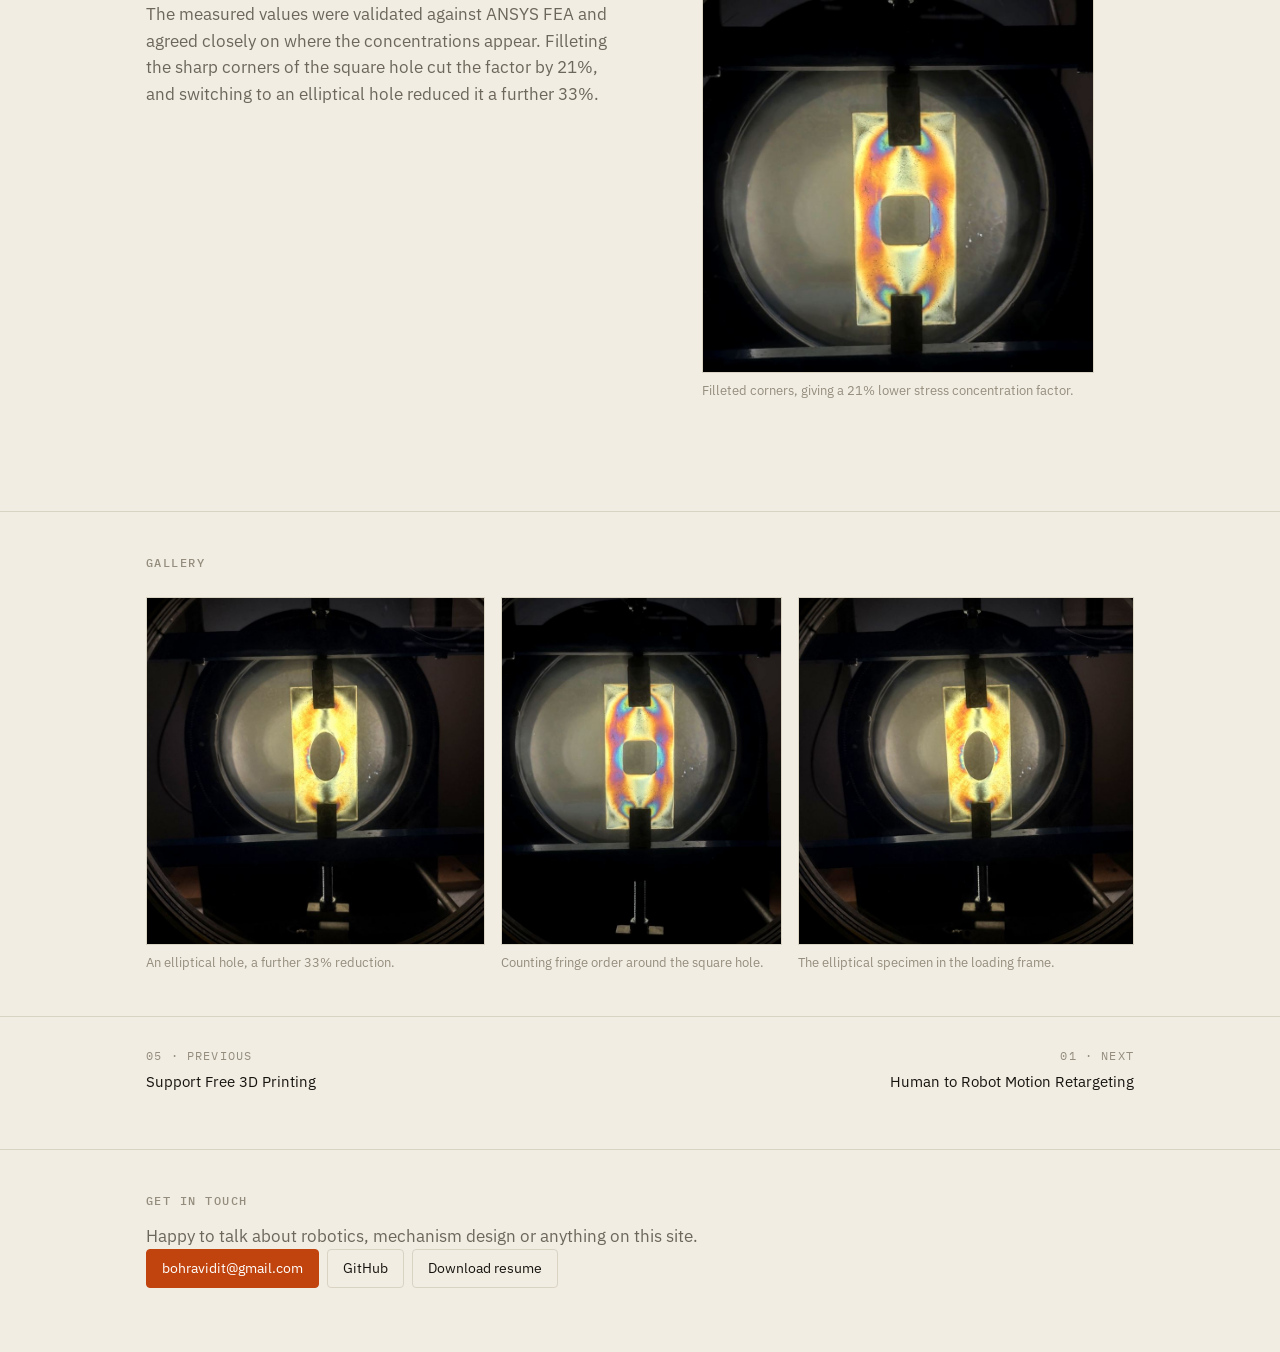
<file: projects/photoelasticity.html>
<!doctype html>
<html lang="en">
<head>
<meta charset="utf-8">
<meta name="viewport" content="width=device-width, initial-scale=1">
<title>Stress Concentration by Photoelasticity | Vidit Bohra</title>
<meta name="description" content="Measuring stress concentration factors optically, with fringe patterns instead of a solver.">
<meta property="og:title" content="Stress Concentration by Photoelasticity | Vidit Bohra">
<meta property="og:description" content="Measuring stress concentration factors optically, with fringe patterns instead of a solver.">
<meta property="og:type" content="website">
<link rel="preconnect" href="https://fonts.googleapis.com">
<link rel="preconnect" href="https://fonts.gstatic.com" crossorigin>
<link href="https://fonts.googleapis.com/css2?family=IBM+Plex+Mono:wght@400;500&family=IBM+Plex+Sans:wght@400;500;600&display=swap" rel="stylesheet">
<link rel="stylesheet" href="../style.css?v=cfafce7a">
<link rel="icon" href="data:image/svg+xml,<svg xmlns='http://www.w3.org/2000/svg' viewBox='0 0 100 100'><text y='.9em' font-size='90'>&#9881;</text></svg>">
</head>
<body>

<header class="topbar">
  <div class="bar">
    <a class="wordmark" href="../index.html">Vidit Bohra</a>
    <nav class="topnav"><a class="back" href="../index.html">All work</a></nav>
    <button id="theme-toggle" type="button" aria-label="Switch colour theme" title="Switch colour theme"></button>
  </div>
</header>


<main class="project-page">

<header class="project-head">
  <div class="wrap">
    <p class="project-num mono">06 / 06</p>
    <h1>Stress Concentration by Photoelasticity</h1>
    <p class="summary">Measuring stress concentration factors optically, with fringe patterns instead of a solver.</p>
    <ul class="annot">
      <li><span class="k">ROLE</span><span class="v">ME218 Solid Mechanics Lab, IIT Bombay</span></li>
      <li><span class="k">WHEN</span><span class="v">Jan 2026 to Apr 2026</span></li>
    </ul>
    <ul class="tags"><li>Photoelasticity</li><li>ANSYS FEA</li><li>Experimental mechanics</li><li>TPU moulding</li></ul>
    <div class="stats"><div class="stat"><div class="n mono">21%</div><div class="l">SCF reduction, filleted hole</div></div><div class="stat"><div class="n mono">33%</div><div class="l">SCF reduction, elliptical hole</div></div></div>
    <figure class="cover" style="--ar:0.8225">
      <button class="media" data-full="../assets/photoelasticity/square-hole.jpg?v=352fe7a3" aria-label="Enlarge image: Coloured isochromatic fringe pattern around a square hole in a loaded specimen"><img src="../assets/photoelasticity/square-hole-thumb.jpg?v=d1a1c895" alt="Coloured isochromatic fringe pattern around a square hole in a loaded specimen" loading="lazy" decoding="async"></button>
    </figure>
  </div>
</header>

<section class="writeup">
  <div class="wrap">
    
    <div class="case-block"><figure class="cb-media" style="--ar:0.7562"><button class="media" data-full="../assets/photoelasticity/square-hole-wide.jpg?v=6064c13f" aria-label="Enlarge image: The full polariscope view, grips and frame included."><img src="../assets/photoelasticity/square-hole-wide-thumb.jpg?v=ca79ed2b" alt="The full polariscope view, grips and frame included." loading="lazy" decoding="async"></button><figcaption>The full polariscope view, grips and frame included.</figcaption></figure><div class="cb-text"><h3>Measuring stress concentration</h3><p>Measuring stress concentration factors optically rather than numerically. Epoxy specimens were cast in TPU moulds with three hole geometries, square, filleted square and elliptical, then loaded in a polariscope where the isochromatic fringe pattern makes the stress field directly visible. Counting fringe order around the hole gives the stress concentration factor.</p></div></div><div class="case-block flip"><figure class="cb-media" style="--ar:1.0243"><button class="media" data-full="../assets/photoelasticity/filleted-hole.jpg?v=e84be547" aria-label="Enlarge image: Filleted corners, giving a 21% lower stress concentration factor."><img src="../assets/photoelasticity/filleted-hole-thumb.jpg?v=974a90e5" alt="Filleted corners, giving a 21% lower stress concentration factor." loading="lazy" decoding="async"></button><figcaption>Filleted corners, giving a 21% lower stress concentration factor.</figcaption></figure><div class="cb-text"><h3>Results</h3><p>The measured values were validated against ANSYS FEA and agreed closely on where the concentrations appear. Filleting the sharp corners of the square hole cut the factor by 21%, and switching to an elliptical hole reduced it a further 33%.</p></div></div>
  </div>
</section>
<section>
  <div class="wrap">
    <h2>Gallery</h2>
    <div class="grid"><figure class="tile" style="--ar:0.975"><button class="media" data-full="../assets/photoelasticity/elliptical-hole.jpg?v=43d0c889" aria-label="Enlarge image: An elliptical hole, a further 33% reduction."><img src="../assets/photoelasticity/elliptical-hole-thumb.jpg?v=54d750e7" alt="An elliptical hole, a further 33% reduction." loading="lazy" decoding="async"></button><figcaption>An elliptical hole, a further 33% reduction.</figcaption></figure><figure class="tile" style="--ar:0.8075"><button class="media" data-full="../assets/photoelasticity/square-hole-detail.jpg?v=8a550b25" aria-label="Enlarge image: Counting fringe order around the square hole."><img src="../assets/photoelasticity/square-hole-detail-thumb.jpg?v=8cbe1188" alt="Counting fringe order around the square hole." loading="lazy" decoding="async"></button><figcaption>Counting fringe order around the square hole.</figcaption></figure><figure class="tile" style="--ar:0.965"><button class="media" data-full="../assets/photoelasticity/elliptical-hole-detail.jpg?v=b64f85b5" aria-label="Enlarge image: The elliptical specimen in the loading frame."><img src="../assets/photoelasticity/elliptical-hole-detail-thumb.jpg?v=8d599a4c" alt="The elliptical specimen in the loading frame." loading="lazy" decoding="async"></button><figcaption>The elliptical specimen in the loading frame.</figcaption></figure></div>
  </div>
</section>

<nav class="pager">
  <div class="wrap">
    <a class="pager-link" href="support-free-printing.html">
      <span class="dir">05 &middot; Previous</span><span class="name">Support Free 3D Printing</span></a>
    <a class="pager-link next" href="retargeting.html">
      <span class="dir">01 &middot; Next</span><span class="name">Human to Robot Motion Retargeting</span></a>
  </div>
</nav>

</main>


<footer id="contact">
  <div class="wrap">
    <h2>Get in touch</h2>
    <p class="footer-line">Happy to talk about robotics, mechanism design or anything on this site.</p>
    <div class="btns">
      <a class="btn primary" href="mailto:bohravidit@gmail.com">bohravidit@gmail.com</a>
      <a class="btn" href="https://github.com/viditbohra">GitHub</a>
      <a class="btn" href="../resume.pdf">Download resume</a>
    </div>
  </div>
</footer>

<div id="lightbox" hidden>
  <button id="lightbox-close" type="button" aria-label="Close">&times;</button>
  <img id="lightbox-img" alt="">
</div>

<script src="../script.js?v=5198890e"></script>
</body>
</html>
</file>
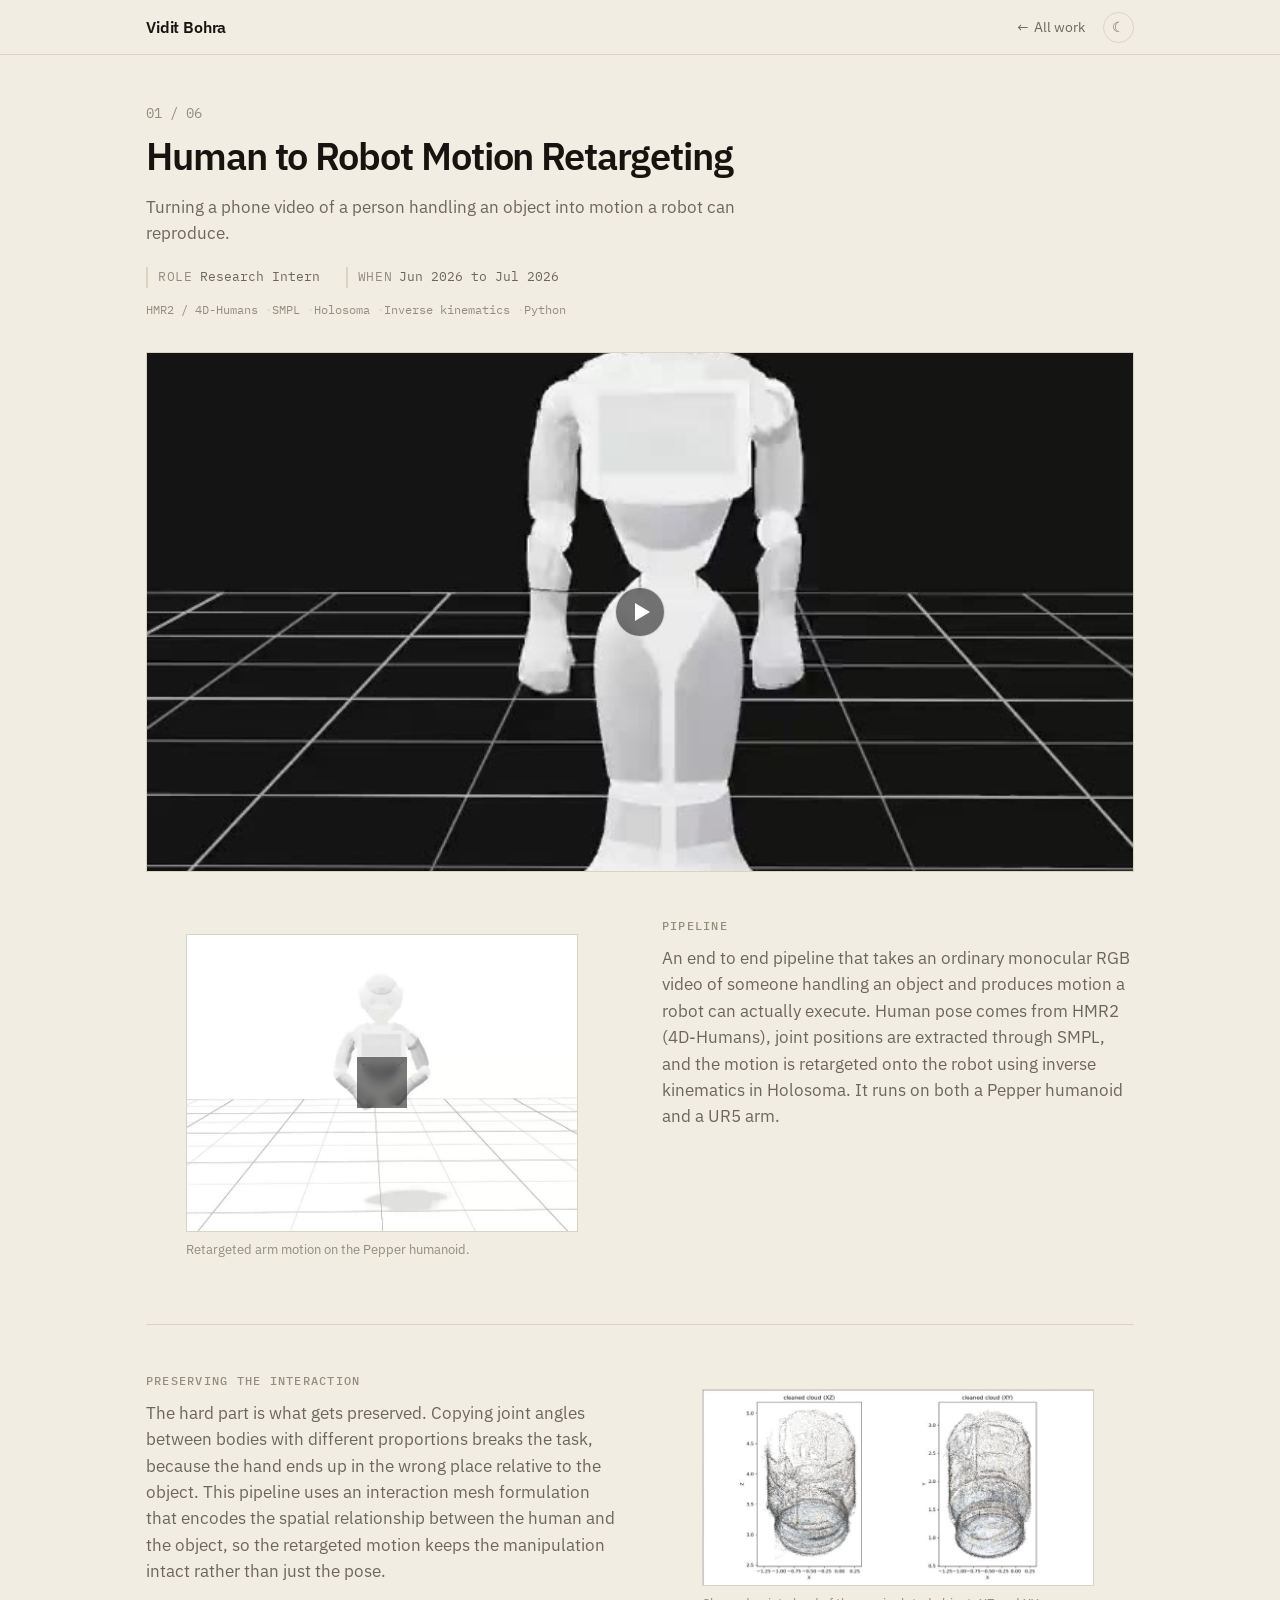
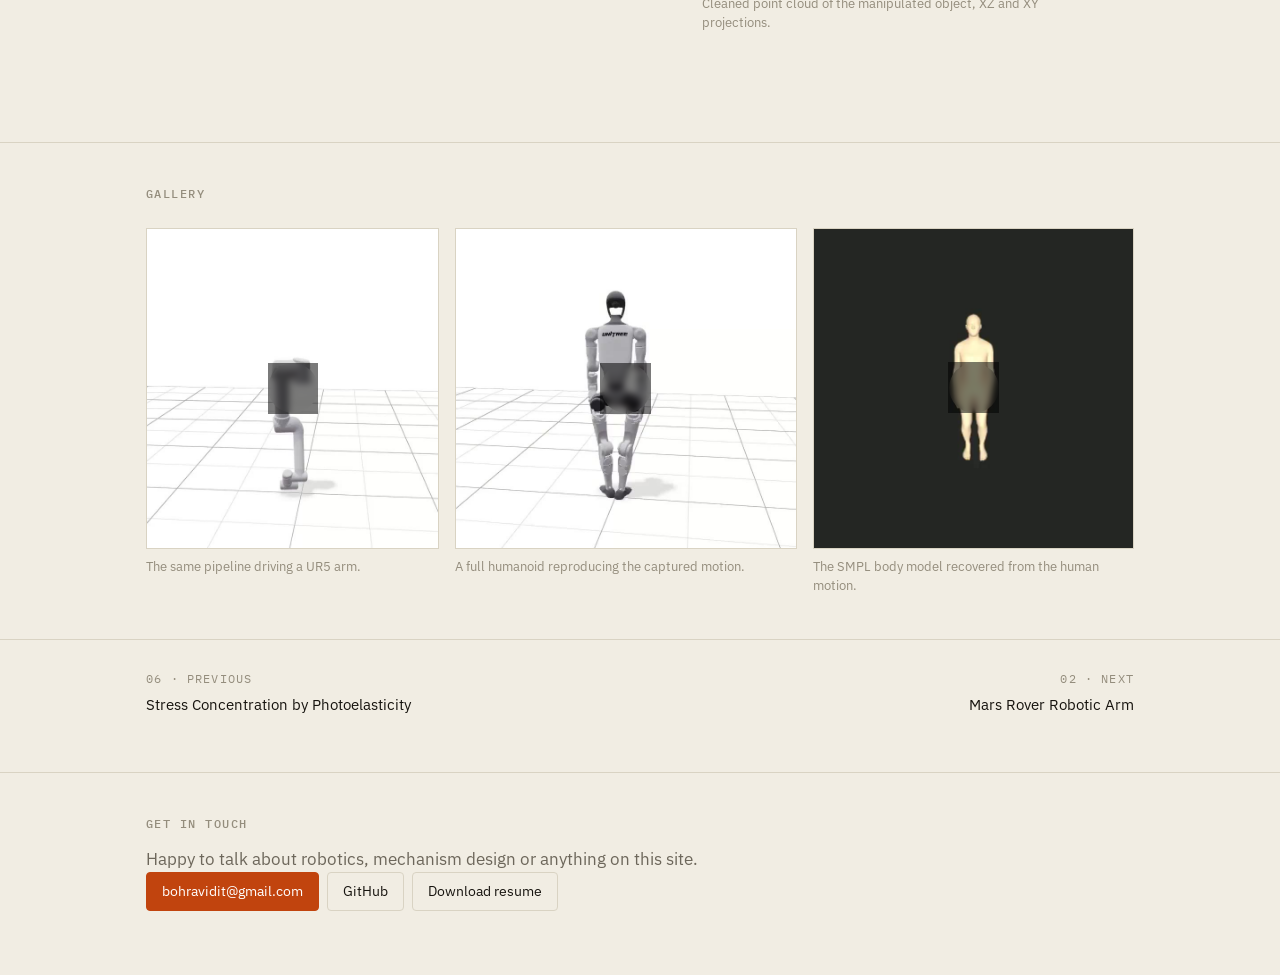
<file: projects/retargeting.html>
<!doctype html>
<html lang="en">
<head>
<meta charset="utf-8">
<meta name="viewport" content="width=device-width, initial-scale=1">
<title>Human to Robot Motion Retargeting | Vidit Bohra</title>
<meta name="description" content="Turning a phone video of a person handling an object into motion a robot can reproduce.">
<meta property="og:title" content="Human to Robot Motion Retargeting | Vidit Bohra">
<meta property="og:description" content="Turning a phone video of a person handling an object into motion a robot can reproduce.">
<meta property="og:type" content="website">
<link rel="preconnect" href="https://fonts.googleapis.com">
<link rel="preconnect" href="https://fonts.gstatic.com" crossorigin>
<link href="https://fonts.googleapis.com/css2?family=IBM+Plex+Mono:wght@400;500&family=IBM+Plex+Sans:wght@400;500;600&display=swap" rel="stylesheet">
<link rel="stylesheet" href="../style.css?v=cfafce7a">
<link rel="icon" href="data:image/svg+xml,<svg xmlns='http://www.w3.org/2000/svg' viewBox='0 0 100 100'><text y='.9em' font-size='90'>&#9881;</text></svg>">
</head>
<body>

<header class="topbar">
  <div class="bar">
    <a class="wordmark" href="../index.html">Vidit Bohra</a>
    <nav class="topnav"><a class="back" href="../index.html">All work</a></nav>
    <button id="theme-toggle" type="button" aria-label="Switch colour theme" title="Switch colour theme"></button>
  </div>
</header>


<main class="project-page">

<header class="project-head">
  <div class="wrap">
    <p class="project-num mono">01 / 06</p>
    <h1>Human to Robot Motion Retargeting</h1>
    <p class="summary">Turning a phone video of a person handling an object into motion a robot can reproduce.</p>
    <ul class="annot">
      <li><span class="k">ROLE</span><span class="v">Research Intern</span></li>
      <li><span class="k">WHEN</span><span class="v">Jun 2026 to Jul 2026</span></li>
    </ul>
    <ul class="tags"><li>HMR2 / 4D-Humans</li><li>SMPL</li><li>Holosoma</li><li>Inverse kinematics</li><li>Python</li></ul>
    
    <figure class="cover" style="--ar:0.9139">
      <button class="media video" data-video="../assets/retargeting/pepper-sim.mp4?v=30932172" aria-label="Play video: A Pepper humanoid reproducing a captured human motion in simulation"><img src="../assets/retargeting/pepper-sim-poster.jpg?v=17eebbfe" alt="A Pepper humanoid reproducing a captured human motion in simulation" loading="lazy" decoding="async"><span class="play" aria-hidden="true"></span></button>
    </figure>
  </div>
</header>

<section class="writeup">
  <div class="wrap">
    
    <div class="case-block"><figure class="cb-media" style="--ar:1.3166"><button class="media video" data-video="../assets/retargeting/pepper-arms.mp4?v=1387b61b" aria-label="Play video: Retargeted arm motion on the Pepper humanoid."><img src="../assets/retargeting/pepper-arms-poster.jpg?v=1125de32" alt="Retargeted arm motion on the Pepper humanoid." loading="lazy" decoding="async"><span class="play" aria-hidden="true"></span></button><figcaption>Retargeted arm motion on the Pepper humanoid.</figcaption></figure><div class="cb-text"><h3>Pipeline</h3><p>An end to end pipeline that takes an ordinary monocular RGB video of someone handling an object and produces motion a robot can actually execute. Human pose comes from HMR2 (4D-Humans), joint positions are extracted through SMPL, and the motion is retargeted onto the robot using inverse kinematics in Holosoma. It runs on both a Pepper humanoid and a UR5 arm.</p></div></div><div class="case-block flip"><figure class="cb-media" style="--ar:1.995"><button class="media" data-full="../assets/retargeting/point-cloud.jpg?v=97023046" aria-label="Enlarge image: Cleaned point cloud of the manipulated object, XZ and XY projections."><img src="../assets/retargeting/point-cloud-thumb.jpg?v=ee3ddb0a" alt="Cleaned point cloud of the manipulated object, XZ and XY projections." loading="lazy" decoding="async"></button><figcaption>Cleaned point cloud of the manipulated object, XZ and XY projections.</figcaption></figure><div class="cb-text"><h3>Preserving the interaction</h3><p>The hard part is what gets preserved. Copying joint angles between bodies with different proportions breaks the task, because the hand ends up in the wrong place relative to the object. This pipeline uses an interaction mesh formulation that encodes the spatial relationship between the human and the object, so the retargeted motion keeps the manipulation intact rather than just the pose.</p></div></div>
  </div>
</section>
<section>
  <div class="wrap">
    <h2>Gallery</h2>
    <div class="grid"><figure class="tile" style="--ar:0.9139"><button class="media video" data-video="../assets/retargeting/ur5-arm.mp4?v=9769dd2d" aria-label="Play video: The same pipeline driving a UR5 arm."><img src="../assets/retargeting/ur5-arm-poster.jpg?v=3a8a6721" alt="The same pipeline driving a UR5 arm." loading="lazy" decoding="async"><span class="play" aria-hidden="true"></span></button><figcaption>The same pipeline driving a UR5 arm.</figcaption></figure><figure class="tile" style="--ar:1.0644"><button class="media video" data-video="../assets/retargeting/humanoid-sim.mp4?v=7ae2e058" aria-label="Play video: A full humanoid reproducing the captured motion."><img src="../assets/retargeting/humanoid-sim-poster.jpg?v=69072fcd" alt="A full humanoid reproducing the captured motion." loading="lazy" decoding="async"><span class="play" aria-hidden="true"></span></button><figcaption>A full humanoid reproducing the captured motion.</figcaption></figure><figure class="tile" style="--ar:1.0"><button class="media video" data-video="../assets/retargeting/smpl-body.mp4?v=55fa16ee" aria-label="Play video: The SMPL body model recovered from the human motion."><img src="../assets/retargeting/smpl-body-poster.jpg?v=c3d3828e" alt="The SMPL body model recovered from the human motion." loading="lazy" decoding="async"><span class="play" aria-hidden="true"></span></button><figcaption>The SMPL body model recovered from the human motion.</figcaption></figure></div>
  </div>
</section>

<nav class="pager">
  <div class="wrap">
    <a class="pager-link" href="photoelasticity.html">
      <span class="dir">06 &middot; Previous</span><span class="name">Stress Concentration by Photoelasticity</span></a>
    <a class="pager-link next" href="mars-rover-arm.html">
      <span class="dir">02 &middot; Next</span><span class="name">Mars Rover Robotic Arm</span></a>
  </div>
</nav>

</main>


<footer id="contact">
  <div class="wrap">
    <h2>Get in touch</h2>
    <p class="footer-line">Happy to talk about robotics, mechanism design or anything on this site.</p>
    <div class="btns">
      <a class="btn primary" href="mailto:bohravidit@gmail.com">bohravidit@gmail.com</a>
      <a class="btn" href="https://github.com/viditbohra">GitHub</a>
      <a class="btn" href="../resume.pdf">Download resume</a>
    </div>
  </div>
</footer>

<div id="lightbox" hidden>
  <button id="lightbox-close" type="button" aria-label="Close">&times;</button>
  <img id="lightbox-img" alt="">
</div>

<script src="../script.js?v=5198890e"></script>
</body>
</html>
</file>
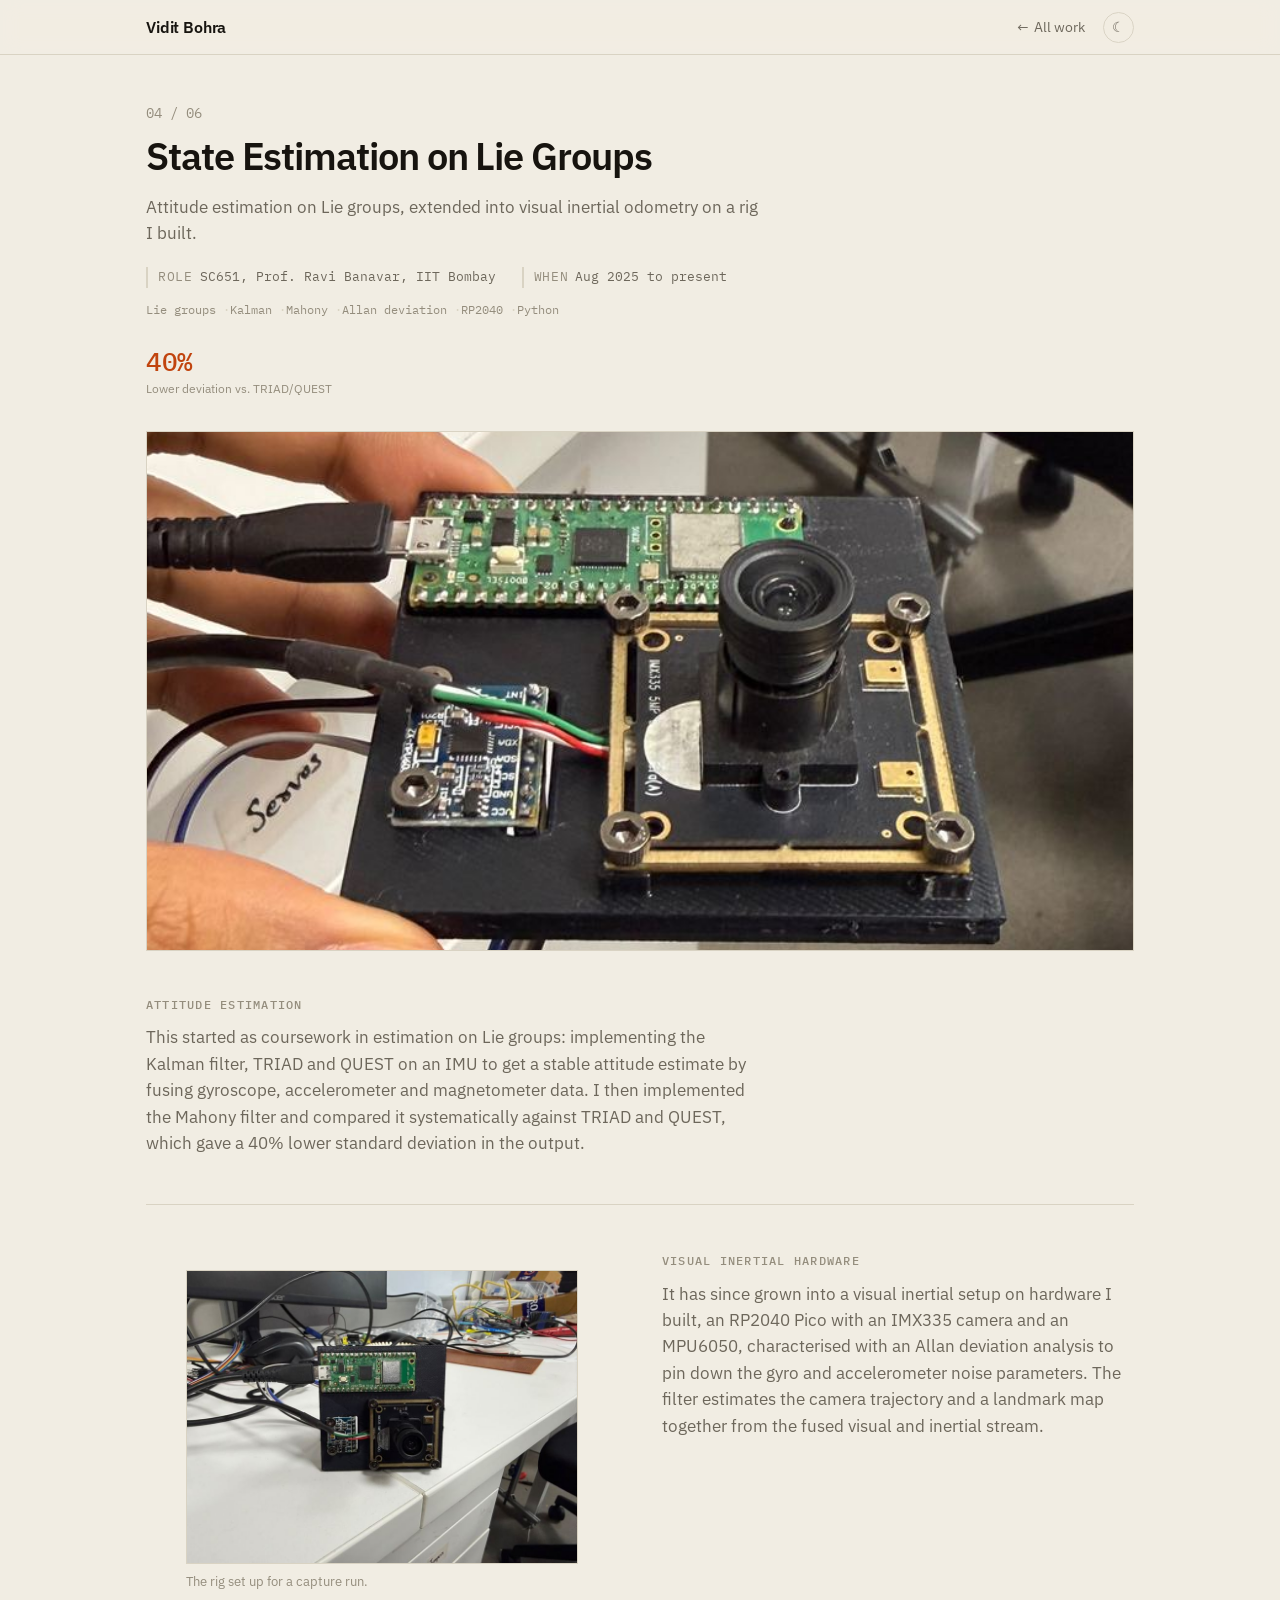
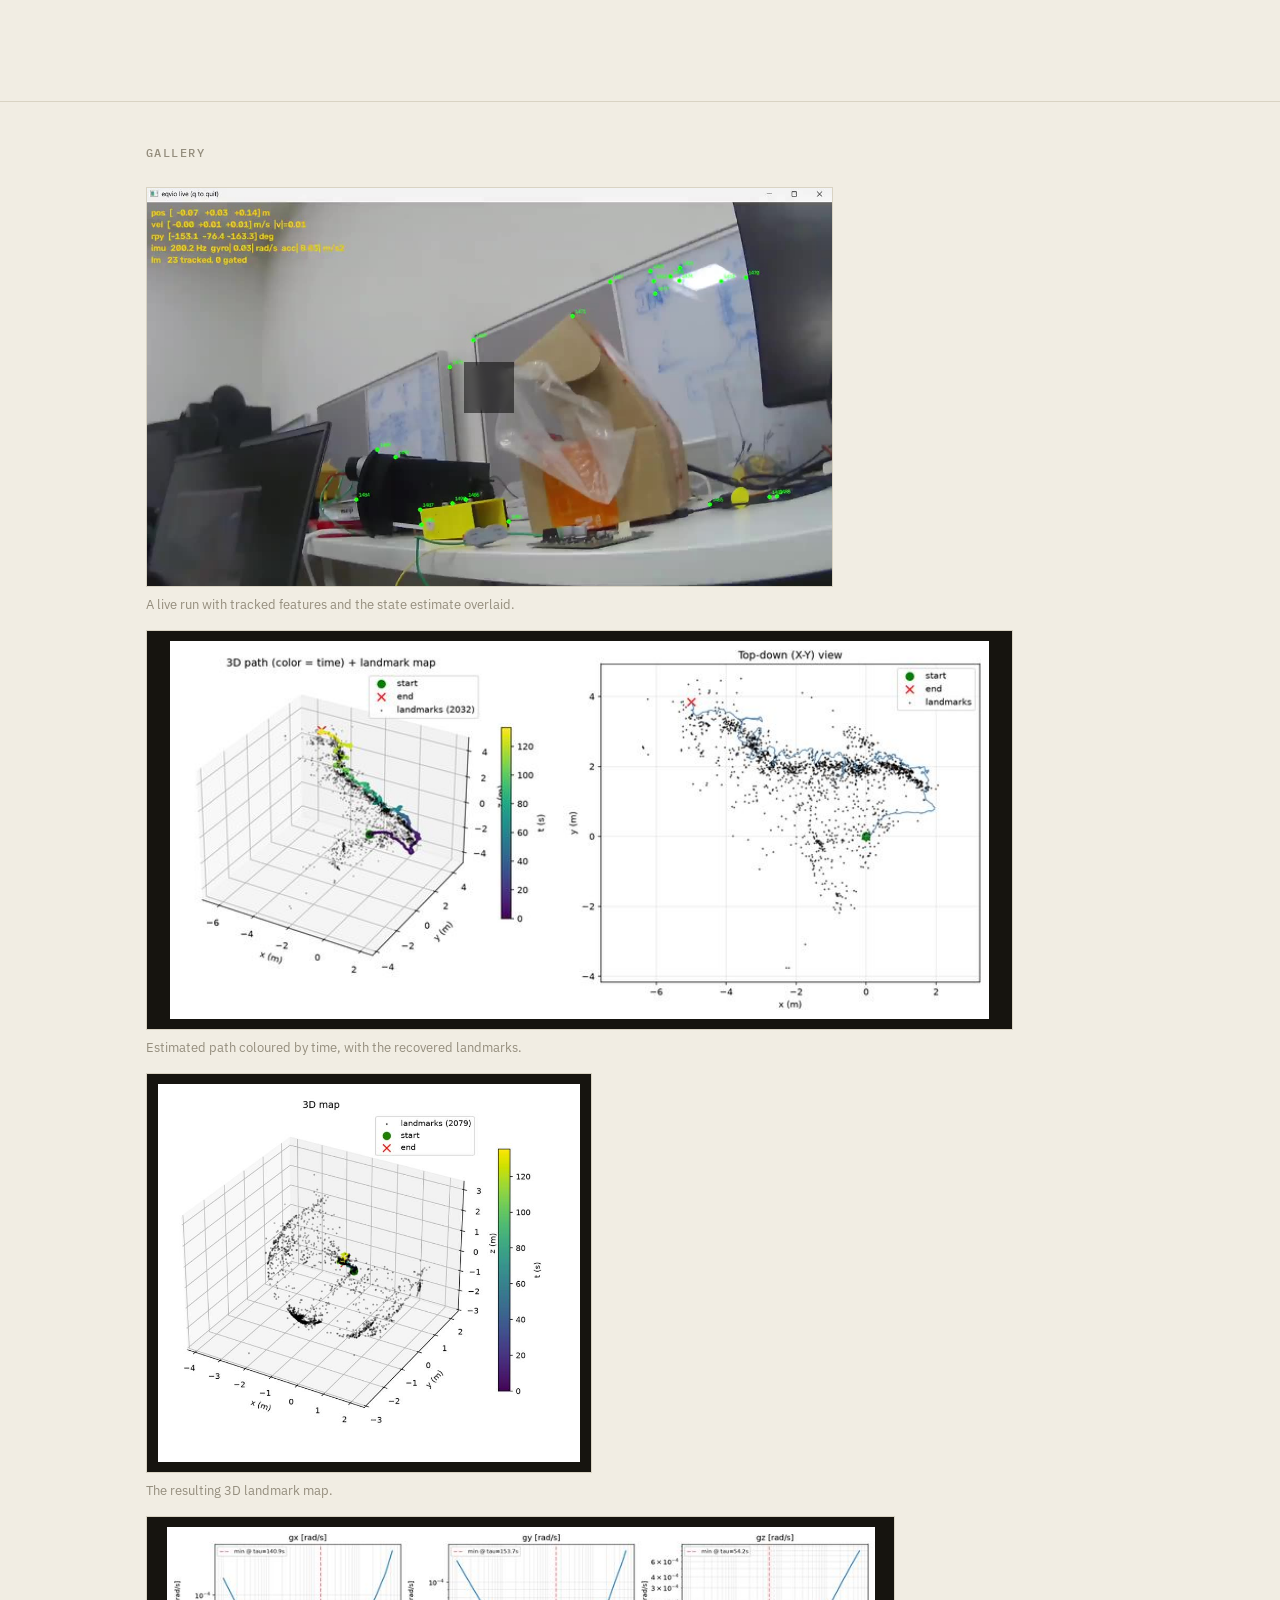
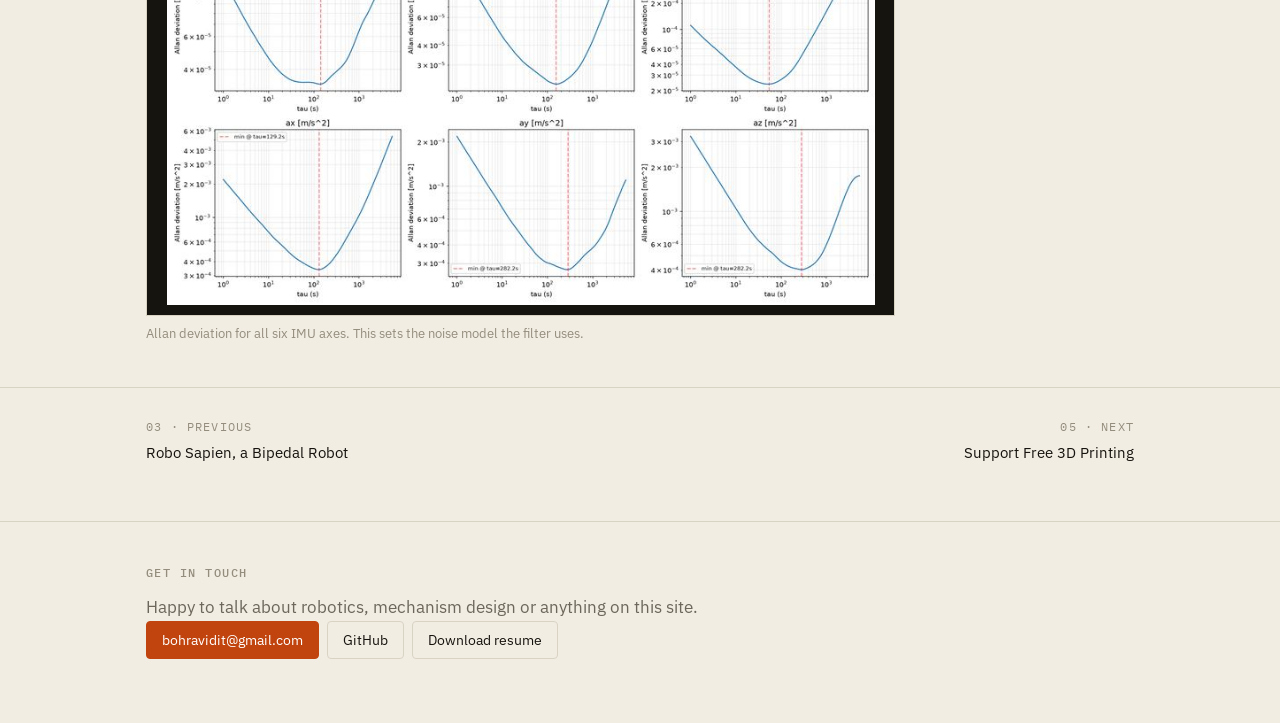
<file: projects/state-estimation.html>
<!doctype html>
<html lang="en">
<head>
<meta charset="utf-8">
<meta name="viewport" content="width=device-width, initial-scale=1">
<title>State Estimation on Lie Groups | Vidit Bohra</title>
<meta name="description" content="Attitude estimation on Lie groups, extended into visual inertial odometry on a rig I built.">
<meta property="og:title" content="State Estimation on Lie Groups | Vidit Bohra">
<meta property="og:description" content="Attitude estimation on Lie groups, extended into visual inertial odometry on a rig I built.">
<meta property="og:type" content="website">
<link rel="preconnect" href="https://fonts.googleapis.com">
<link rel="preconnect" href="https://fonts.gstatic.com" crossorigin>
<link href="https://fonts.googleapis.com/css2?family=IBM+Plex+Mono:wght@400;500&family=IBM+Plex+Sans:wght@400;500;600&display=swap" rel="stylesheet">
<link rel="stylesheet" href="../style.css?v=cfafce7a">
<link rel="icon" href="data:image/svg+xml,<svg xmlns='http://www.w3.org/2000/svg' viewBox='0 0 100 100'><text y='.9em' font-size='90'>&#9881;</text></svg>">
</head>
<body>

<header class="topbar">
  <div class="bar">
    <a class="wordmark" href="../index.html">Vidit Bohra</a>
    <nav class="topnav"><a class="back" href="../index.html">All work</a></nav>
    <button id="theme-toggle" type="button" aria-label="Switch colour theme" title="Switch colour theme"></button>
  </div>
</header>


<main class="project-page">

<header class="project-head">
  <div class="wrap">
    <p class="project-num mono">04 / 06</p>
    <h1>State Estimation on Lie Groups</h1>
    <p class="summary">Attitude estimation on Lie groups, extended into visual inertial odometry on a rig I built.</p>
    <ul class="annot">
      <li><span class="k">ROLE</span><span class="v">SC651, Prof. Ravi Banavar, IIT Bombay</span></li>
      <li><span class="k">WHEN</span><span class="v">Aug 2025 to present</span></li>
    </ul>
    <ul class="tags"><li>Lie groups</li><li>Kalman</li><li>Mahony</li><li>Allan deviation</li><li>RP2040</li><li>Python</li></ul>
    <div class="stats"><div class="stat"><div class="n mono">40%</div><div class="l">Lower deviation vs. TRIAD/QUEST</div></div></div>
    <figure class="cover" style="--ar:1.1396">
      <button class="media" data-full="../assets/state-estimation/camera-imu-rig.jpg?v=134936ee" aria-label="Enlarge image: A hand holding the custom camera and IMU rig built on a printed plate"><img src="../assets/state-estimation/camera-imu-rig-thumb.jpg?v=fdb32ff5" alt="A hand holding the custom camera and IMU rig built on a printed plate" loading="lazy" decoding="async"></button>
    </figure>
  </div>
</header>

<section class="writeup">
  <div class="wrap">
    
    <div class="case-block text-only"><div class="cb-text"><h3>Attitude estimation</h3><p>This started as coursework in estimation on Lie groups: implementing the Kalman filter, TRIAD and QUEST on an IMU to get a stable attitude estimate by fusing gyroscope, accelerometer and magnetometer data. I then implemented the Mahony filter and compared it systematically against TRIAD and QUEST, which gave a 40% lower standard deviation in the output.</p></div></div><div class="case-block"><figure class="cb-media" style="--ar:1.3333"><button class="media" data-full="../assets/state-estimation/rig-detail.jpg?v=add7db44" aria-label="Enlarge image: The rig set up for a capture run."><img src="../assets/state-estimation/rig-detail-thumb.jpg?v=ed09646e" alt="The rig set up for a capture run." loading="lazy" decoding="async"></button><figcaption>The rig set up for a capture run.</figcaption></figure><div class="cb-text"><h3>Visual inertial hardware</h3><p>It has since grown into a visual inertial setup on hardware I built, an RP2040 Pico with an IMX335 camera and an MPU6050, characterised with an Allan deviation analysis to pin down the gyro and accelerometer noise parameters. The filter estimates the camera trajectory and a landmark map together from the fused visual and inertial stream.</p></div></div>
  </div>
</section>
<section>
  <div class="wrap">
    <h2>Gallery</h2>
    <div class="grid"><figure class="tile" style="--ar:1.7167"><button class="media video" data-video="../assets/state-estimation/vio-run.mp4?v=65aa5022" aria-label="Play video: A live run with tracked features and the state estimate overlaid."><img src="../assets/state-estimation/vio-run-poster.jpg?v=5125243d" alt="A live run with tracked features and the state estimate overlaid." loading="lazy" decoding="async"><span class="play" aria-hidden="true"></span></button><figcaption>A live run with tracked features and the state estimate overlaid.</figcaption></figure><figure class="tile plot" style="--ar:2.168"><button class="media" data-full="../assets/state-estimation/trajectory.jpg?v=3ca58fad" aria-label="Enlarge image: Estimated path coloured by time, with the recovered landmarks."><img src="../assets/state-estimation/trajectory-thumb.jpg?v=144621f2" alt="Estimated path coloured by time, with the recovered landmarks." loading="lazy" decoding="async"></button><figcaption>Estimated path coloured by time, with the recovered landmarks.</figcaption></figure><figure class="tile plot" style="--ar:1.1158"><button class="media" data-full="../assets/state-estimation/landmark-map.jpg?v=c072c5f5" aria-label="Enlarge image: The resulting 3D landmark map."><img src="../assets/state-estimation/landmark-map-thumb.jpg?v=7316f33c" alt="The resulting 3D landmark map." loading="lazy" decoding="async"></button><figcaption>The resulting 3D landmark map.</figcaption></figure><figure class="tile plot" style="--ar:1.8735"><button class="media" data-full="../assets/state-estimation/allan-deviation.jpg?v=a6fab0a2" aria-label="Enlarge image: Allan deviation for all six IMU axes. This sets the noise model the filter uses."><img src="../assets/state-estimation/allan-deviation-thumb.jpg?v=efbf2699" alt="Allan deviation for all six IMU axes. This sets the noise model the filter uses." loading="lazy" decoding="async"></button><figcaption>Allan deviation for all six IMU axes. This sets the noise model the filter uses.</figcaption></figure></div>
  </div>
</section>

<nav class="pager">
  <div class="wrap">
    <a class="pager-link" href="bipedal-robot.html">
      <span class="dir">03 &middot; Previous</span><span class="name">Robo Sapien, a Bipedal Robot</span></a>
    <a class="pager-link next" href="support-free-printing.html">
      <span class="dir">05 &middot; Next</span><span class="name">Support Free 3D Printing</span></a>
  </div>
</nav>

</main>


<footer id="contact">
  <div class="wrap">
    <h2>Get in touch</h2>
    <p class="footer-line">Happy to talk about robotics, mechanism design or anything on this site.</p>
    <div class="btns">
      <a class="btn primary" href="mailto:bohravidit@gmail.com">bohravidit@gmail.com</a>
      <a class="btn" href="https://github.com/viditbohra">GitHub</a>
      <a class="btn" href="../resume.pdf">Download resume</a>
    </div>
  </div>
</footer>

<div id="lightbox" hidden>
  <button id="lightbox-close" type="button" aria-label="Close">&times;</button>
  <img id="lightbox-img" alt="">
</div>

<script src="../script.js?v=5198890e"></script>
</body>
</html>
</file>
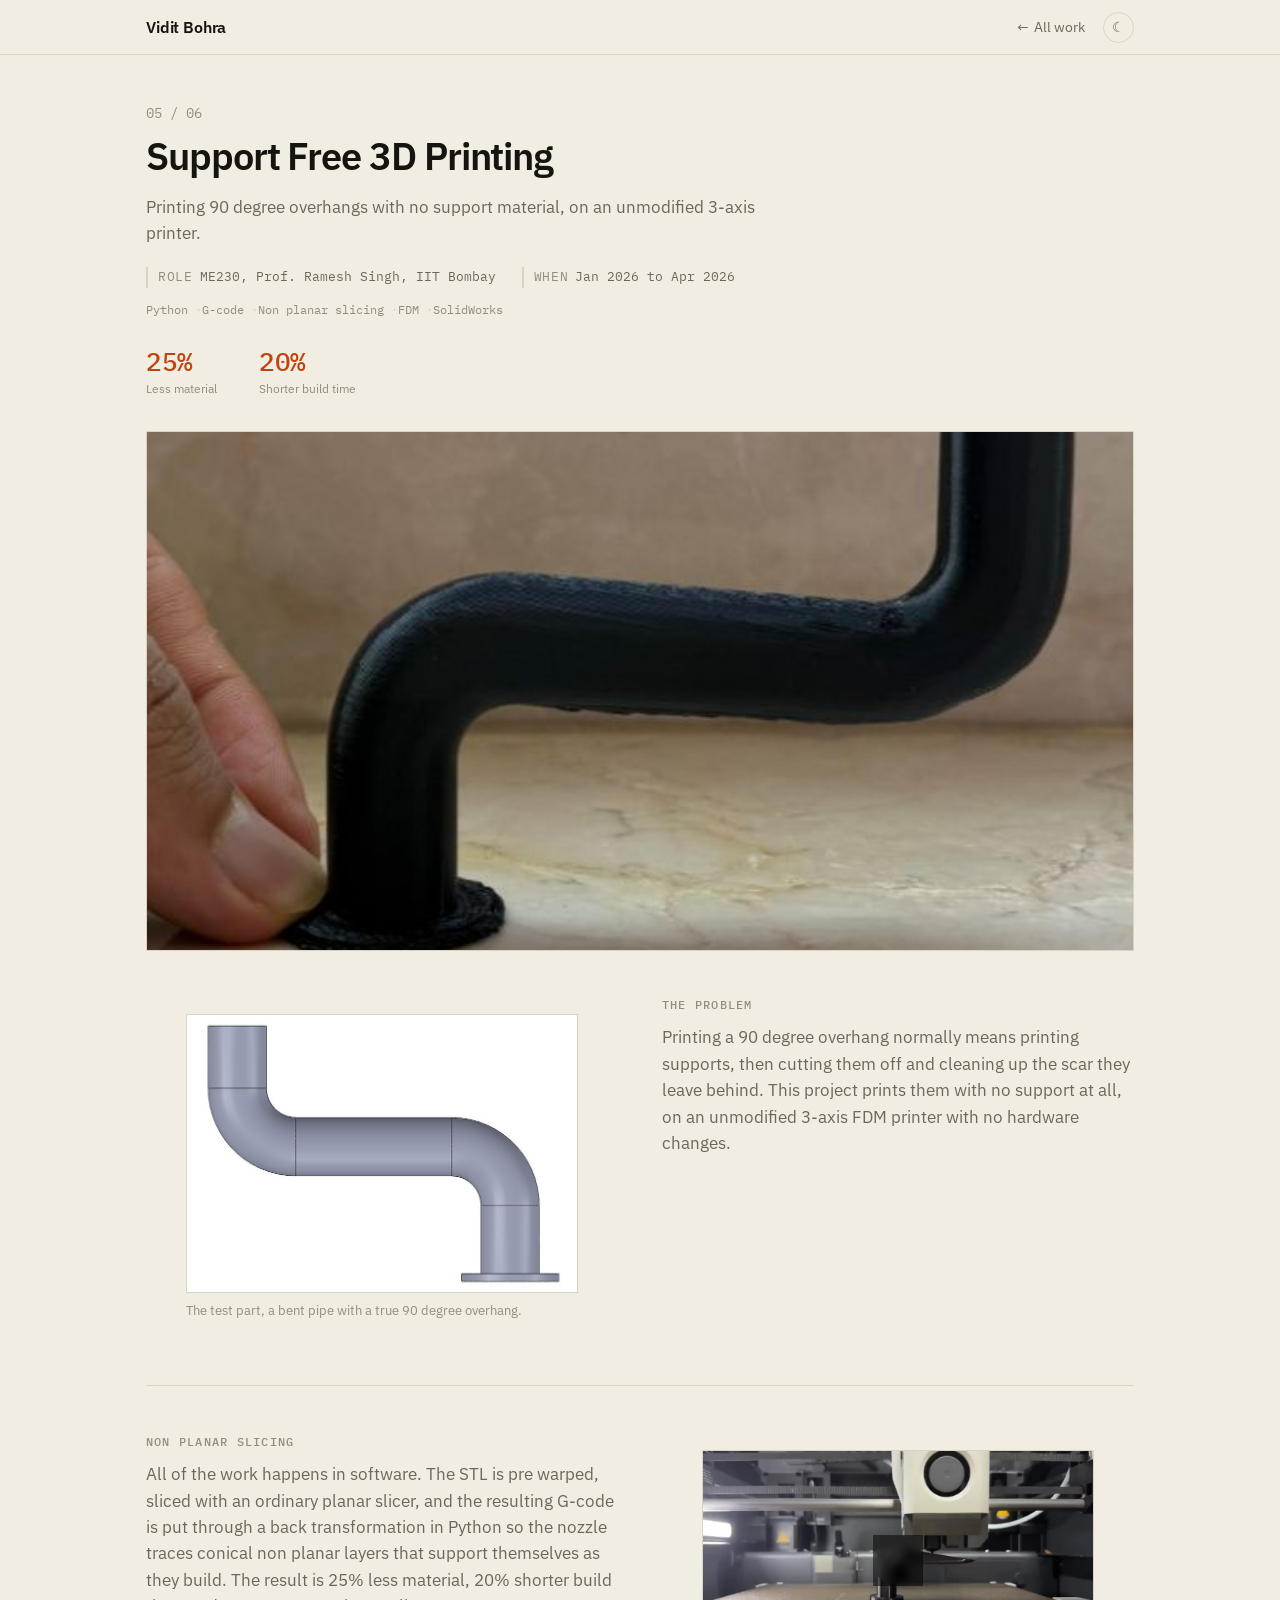
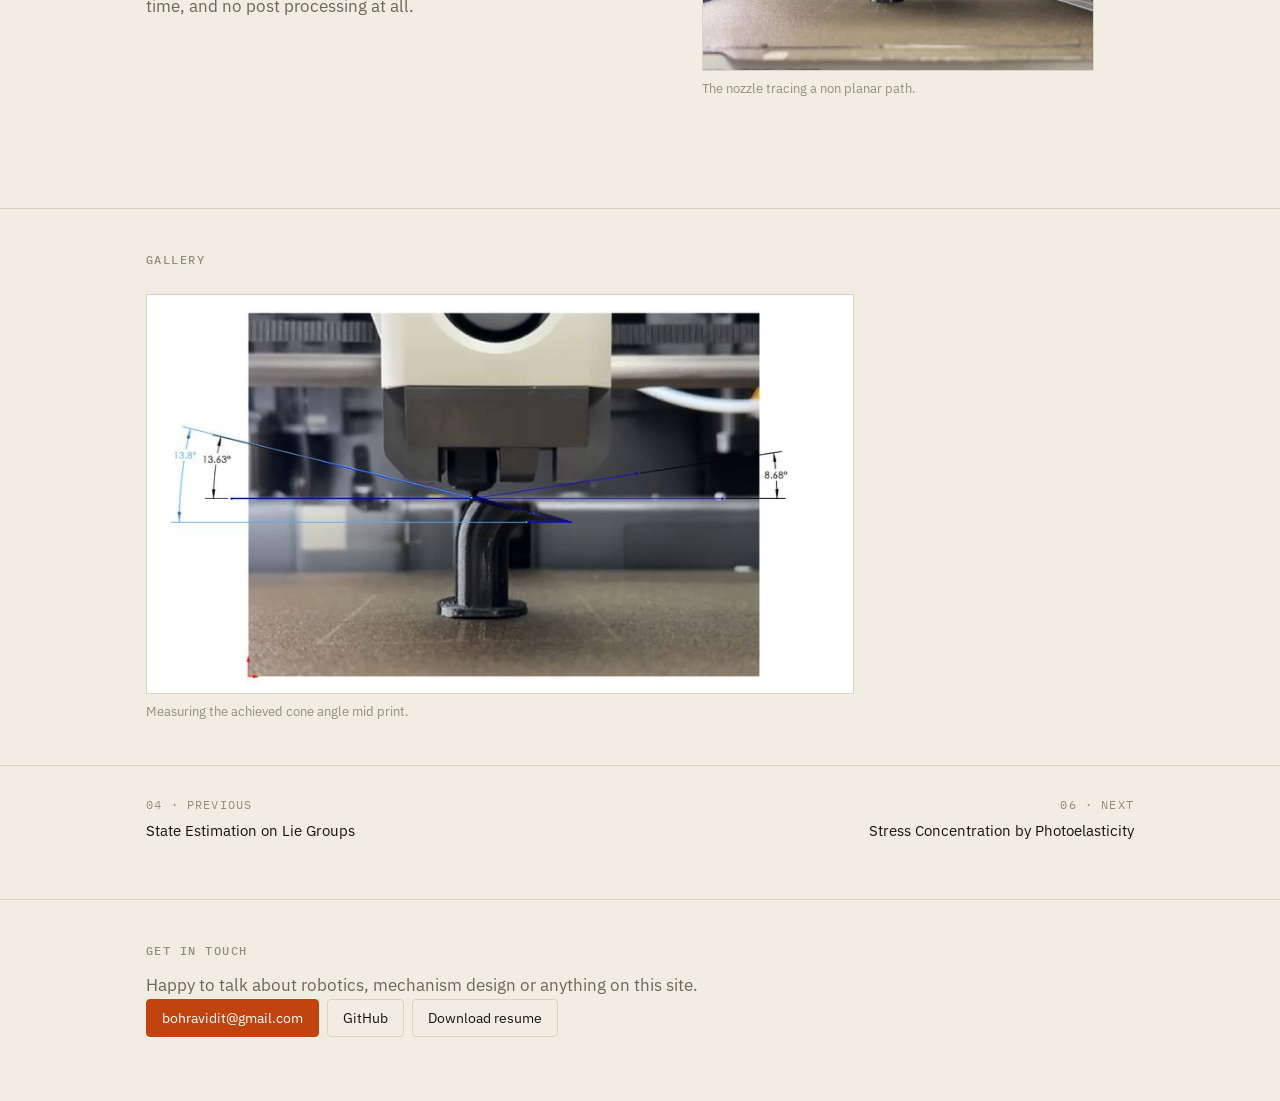
<file: projects/support-free-printing.html>
<!doctype html>
<html lang="en">
<head>
<meta charset="utf-8">
<meta name="viewport" content="width=device-width, initial-scale=1">
<title>Support Free 3D Printing | Vidit Bohra</title>
<meta name="description" content="Printing 90 degree overhangs with no support material, on an unmodified 3-axis printer.">
<meta property="og:title" content="Support Free 3D Printing | Vidit Bohra">
<meta property="og:description" content="Printing 90 degree overhangs with no support material, on an unmodified 3-axis printer.">
<meta property="og:type" content="website">
<link rel="preconnect" href="https://fonts.googleapis.com">
<link rel="preconnect" href="https://fonts.gstatic.com" crossorigin>
<link href="https://fonts.googleapis.com/css2?family=IBM+Plex+Mono:wght@400;500&family=IBM+Plex+Sans:wght@400;500;600&display=swap" rel="stylesheet">
<link rel="stylesheet" href="../style.css?v=cfafce7a">
<link rel="icon" href="data:image/svg+xml,<svg xmlns='http://www.w3.org/2000/svg' viewBox='0 0 100 100'><text y='.9em' font-size='90'>&#9881;</text></svg>">
</head>
<body>

<header class="topbar">
  <div class="bar">
    <a class="wordmark" href="../index.html">Vidit Bohra</a>
    <nav class="topnav"><a class="back" href="../index.html">All work</a></nav>
    <button id="theme-toggle" type="button" aria-label="Switch colour theme" title="Switch colour theme"></button>
  </div>
</header>


<main class="project-page">

<header class="project-head">
  <div class="wrap">
    <p class="project-num mono">05 / 06</p>
    <h1>Support Free 3D Printing</h1>
    <p class="summary">Printing 90 degree overhangs with no support material, on an unmodified 3-axis printer.</p>
    <ul class="annot">
      <li><span class="k">ROLE</span><span class="v">ME230, Prof. Ramesh Singh, IIT Bombay</span></li>
      <li><span class="k">WHEN</span><span class="v">Jan 2026 to Apr 2026</span></li>
    </ul>
    <ul class="tags"><li>Python</li><li>G-code</li><li>Non planar slicing</li><li>FDM</li><li>SolidWorks</li></ul>
    <div class="stats"><div class="stat"><div class="n mono">25%</div><div class="l">Less material</div></div><div class="stat"><div class="n mono">20%</div><div class="l">Shorter build time</div></div></div>
    <figure class="cover" style="--ar:1.5898">
      <button class="media" data-full="../assets/support-free-printing/printed-part.jpg?v=b6e73134" aria-label="Enlarge image: A black 3D printed pipe with a 90 degree overhang, printed without supports"><img src="../assets/support-free-printing/printed-part-thumb.jpg?v=dcfb5b46" alt="A black 3D printed pipe with a 90 degree overhang, printed without supports" loading="lazy" decoding="async"></button>
    </figure>
  </div>
</header>

<section class="writeup">
  <div class="wrap">
    
    <div class="case-block"><figure class="cb-media" style="--ar:1.4011"><button class="media" data-full="../assets/support-free-printing/cad-model.jpg?v=77f1c5c4" aria-label="Enlarge image: The test part, a bent pipe with a true 90 degree overhang."><img src="../assets/support-free-printing/cad-model-thumb.jpg?v=548828e0" alt="The test part, a bent pipe with a true 90 degree overhang." loading="lazy" decoding="async"></button><figcaption>The test part, a bent pipe with a true 90 degree overhang.</figcaption></figure><div class="cb-text"><h3>The problem</h3><p>Printing a 90 degree overhang normally means printing supports, then cutting them off and cleaning up the scar they leave behind. This project prints them with no support at all, on an unmodified 3-axis FDM printer with no hardware changes.</p></div></div><div class="case-block flip"><figure class="cb-media" style="--ar:1.7778"><button class="media video" data-video="../assets/support-free-printing/nozzle-path.mp4?v=5d3bcc96" aria-label="Play video: The nozzle tracing a non planar path."><img src="../assets/support-free-printing/nozzle-path-poster.jpg?v=016cdade" alt="The nozzle tracing a non planar path." loading="lazy" decoding="async"><span class="play" aria-hidden="true"></span></button><figcaption>The nozzle tracing a non planar path.</figcaption></figure><div class="cb-text"><h3>Non planar slicing</h3><p>All of the work happens in software. The STL is pre warped, sliced with an ordinary planar slicer, and the resulting G-code is put through a back transformation in Python so the nozzle traces conical non planar layers that support themselves as they build. The result is 25% less material, 20% shorter build time, and no post processing at all.</p></div></div>
  </div>
</section>
<section>
  <div class="wrap">
    <h2>Gallery</h2>
    <div class="grid"><figure class="tile" style="--ar:1.7699"><button class="media" data-full="../assets/support-free-printing/nozzle-angle.jpg?v=eb0b7c3b" aria-label="Enlarge image: Measuring the achieved cone angle mid print."><img src="../assets/support-free-printing/nozzle-angle-thumb.jpg?v=c8016bea" alt="Measuring the achieved cone angle mid print." loading="lazy" decoding="async"></button><figcaption>Measuring the achieved cone angle mid print.</figcaption></figure></div>
  </div>
</section>

<nav class="pager">
  <div class="wrap">
    <a class="pager-link" href="state-estimation.html">
      <span class="dir">04 &middot; Previous</span><span class="name">State Estimation on Lie Groups</span></a>
    <a class="pager-link next" href="photoelasticity.html">
      <span class="dir">06 &middot; Next</span><span class="name">Stress Concentration by Photoelasticity</span></a>
  </div>
</nav>

</main>


<footer id="contact">
  <div class="wrap">
    <h2>Get in touch</h2>
    <p class="footer-line">Happy to talk about robotics, mechanism design or anything on this site.</p>
    <div class="btns">
      <a class="btn primary" href="mailto:bohravidit@gmail.com">bohravidit@gmail.com</a>
      <a class="btn" href="https://github.com/viditbohra">GitHub</a>
      <a class="btn" href="../resume.pdf">Download resume</a>
    </div>
  </div>
</footer>

<div id="lightbox" hidden>
  <button id="lightbox-close" type="button" aria-label="Close">&times;</button>
  <img id="lightbox-img" alt="">
</div>

<script src="../script.js?v=5198890e"></script>
</body>
</html>
</file>
<file: style.css>
/* Vidit Bohra, personal site.

   A mechanical engineer's portfolio, not a developer's: warm paper background,
   an oxide-orange accent (the colour of a machined part's anodizing, not a
   startup brand), IBM Plex for type, and small monospace annotations that read
   like drawing callouts (ROLE / SYSTEM / RATIO) instead of pill-shaped tags.
   Work is the loud part - projects get large alternating image/text case-study
   rows, everything else (experience, education) stays quieter underneath. */

:root {
  --paper:    #f1ede3;
  --raised:   #e8e2d3;
  --ink:      #17140f;
  --muted:    #6d675b;
  --faint:    #948d7d;
  --line:     #d9d3c3;
  --accent:   #c1440e;
  --accent-c: #ffffff;
  --shadow:   0 1px 2px rgb(23 20 15 / 6%), 0 10px 22px rgb(23 20 15 / 7%);

  --sans: "IBM Plex Sans", -apple-system, BlinkMacSystemFont, "Segoe UI", sans-serif;
  --mono: "IBM Plex Mono", ui-monospace, SFMono-Regular, Menlo, monospace;

  --wrap:  1040px;
  --prose: 620px;
}

/* Light is the default regardless of the visitor's OS preference - dark
   is opt-in only, via the toggle below, not auto-detected. */
:root[data-theme="light"] {
  --paper: #f1ede3; --raised: #e8e2d3; --ink: #17140f; --muted: #6d675b;
  --faint: #948d7d; --line: #d9d3c3; --accent: #c1440e; --accent-c: #ffffff;
  --shadow: 0 1px 2px rgb(23 20 15 / 6%), 0 10px 22px rgb(23 20 15 / 7%);
}
:root[data-theme="dark"] {
  --paper: #151310; --raised: #1e1a15; --ink: #ece7db; --muted: #a39c8c;
  --faint: #7d7666; --line: #2c281f; --accent: #e07b45; --accent-c: #151310;
  --shadow: 0 1px 2px rgb(0 0 0 / 45%), 0 10px 22px rgb(0 0 0 / 36%);
}

* { box-sizing: border-box; }
html { -webkit-text-size-adjust: 100%; scroll-behavior: smooth; scroll-padding-top: 4.5rem; }

body {
  margin: 0;
  background: var(--paper);
  color: var(--ink);
  font: 400 16.5px/1.6 var(--sans);
  -webkit-font-smoothing: antialiased;
}

@media (prefers-reduced-motion: reduce) {
  html { scroll-behavior: auto; }
  *, *::before, *::after { transition: none !important; animation: none !important; }
}

img { max-width: 100%; display: block; }
a { color: var(--accent); }
:focus-visible { outline: 2px solid var(--accent); outline-offset: 3px; border-radius: 2px; }

h1, h2, h3 { margin: 0; line-height: 1.22; letter-spacing: -0.015em; font-weight: 600; }
p { margin: 0; }

.wrap { max-width: var(--wrap); margin: 0 auto; padding: 0 26px; }

/* A small monospace callout, used throughout for anything that reads like a
   drawing annotation rather than prose: labels, numbers, dates. */
.mono { font-family: var(--mono); }

/* ── Top bar ─────────────────────────────────────────────── */

.topbar {
  position: sticky; top: 0; z-index: 40;
  background: color-mix(in srgb, var(--paper) 86%, transparent);
  backdrop-filter: saturate(160%) blur(10px);
  border-bottom: 1px solid var(--line);
}

.bar {
  max-width: var(--wrap); margin: 0 auto; padding: 0 26px;
  height: 54px; display: flex; align-items: center; gap: 18px;
}

.wordmark {
  font-weight: 600; font-size: .97rem; letter-spacing: -0.01em;
  color: var(--ink); text-decoration: none; margin-right: auto;
}

.topnav { display: flex; gap: 20px; align-items: center; }
.topnav a { color: var(--muted); text-decoration: none; font-size: .9rem; }
.topnav a:hover { color: var(--accent); }
.topnav .back::before { content: "\2190"; margin-right: .4em; }

#theme-toggle {
  width: 31px; height: 31px; flex: none;
  border: 1px solid var(--line); border-radius: 50%;
  background: transparent; color: var(--muted);
  font-size: .88rem; line-height: 1; cursor: pointer;
}
#theme-toggle:hover { color: var(--accent); border-color: var(--accent); }

/* ── Hero ────────────────────────────────────────────────── */

.hero { padding: 58px 0 50px; }

.hero-inner {
  display: grid; grid-template-columns: 1fr auto; gap: 48px; align-items: center;
}

.hero-eyebrow {
  font-family: var(--mono); font-size: .8rem; letter-spacing: .07em;
  text-transform: uppercase; color: var(--faint);
}

.hero h1 {
  margin-top: 10px; font-size: clamp(2rem, 4.2vw, 2.9rem); letter-spacing: -0.03em;
}

.hero-lede { margin-top: 16px; color: var(--muted); font-size: 1.07rem; max-width: 36ch; }

.hero .btns { margin-top: 24px; }

.hero-media {
  border: 1px solid var(--line); border-radius: 6px; overflow: hidden;
  background: var(--raised); aspect-ratio: var(--ar, 4 / 3);
  width: 260px;
}
.hero-media img { width: 100%; height: 100%; object-fit: cover; }
.hero-cap {
  margin-top: 9px; font-family: var(--mono); font-size: .76rem; color: var(--faint);
}

@keyframes reveal { from { opacity: 0; transform: translateY(8px); } to { opacity: 1; transform: none; } }
.hero-eyebrow, .hero h1, .hero-lede, .hero .btns, .hero-media { animation: reveal .55s ease both; }
.hero h1 { animation-delay: .04s; }
.hero-lede { animation-delay: .1s; }
.hero .btns { animation-delay: .16s; }
.hero-media { animation-delay: .08s; }

.btns { display: flex; flex-wrap: wrap; gap: 8px; }

.btn {
  display: inline-block; padding: 7px 15px;
  border: 1px solid var(--line); border-radius: 4px;
  background: transparent; color: var(--ink);
  font-size: .88rem; text-decoration: none;
  transition: border-color .15s, color .15s, background .15s;
}
.btn:hover { border-color: var(--accent); color: var(--accent); }
.btn.primary { background: var(--accent); border-color: var(--accent); color: var(--accent-c); }
.btn.primary:hover { color: var(--accent-c); opacity: .9; }

/* ── Sections ────────────────────────────────────────────── */

section { padding: 44px 0; border-top: 1px solid var(--line); }

/* Section names are labels, not headlines. The content is the loud part. */
section > .wrap > h2 {
  font-family: var(--mono); font-size: .76rem; font-weight: 500;
  letter-spacing: .12em; text-transform: uppercase;
  color: var(--faint); margin-bottom: 26px;
}

/* ── Row lists (experience / education) ─────────────────────── */

.rows { list-style: none; margin: 0; padding: 0; }

.row {
  display: grid; grid-template-columns: 128px minmax(0, 1fr); gap: 0 26px;
  padding-bottom: 26px; margin-bottom: 26px;
  border-bottom: 1px solid var(--line);
}
.row:last-child { padding-bottom: 0; margin-bottom: 0; border-bottom: 0; }

.when {
  color: var(--faint); font-family: var(--mono); font-size: .82rem;
  font-variant-numeric: tabular-nums; padding-top: 3px;
}

.row-body h3 { font-size: 1.05rem; font-weight: 500; }
.org { color: var(--muted); font-size: .92rem; margin-top: 2px; }

.points {
  list-style: none; margin: 10px 0 0; padding: 0;
  color: var(--muted); font-size: .93rem;
}
.points li { position: relative; padding-left: 16px; margin-bottom: 3px; }
.points li:last-child { margin-bottom: 0; }
.points li::before {
  content: ""; position: absolute; left: 1px; top: .66em;
  width: 4px; height: 4px; background: var(--accent);
}

/* ── Skills ──────────────────────────────────────────────── */

.skills {
  margin: 0; display: grid; gap: 22px 40px;
  grid-template-columns: repeat(auto-fit, minmax(14rem, 1fr));
}
.skills dt {
  font-family: var(--mono); font-size: .76rem; font-weight: 500; letter-spacing: .08em;
  text-transform: uppercase; color: var(--faint); margin-bottom: 5px;
}
.skills dd { margin: 0; font-size: .93rem; color: var(--muted); }

/* ── Coursework ──────────────────────────────────────────── */

.courses { column-count: 2; column-gap: 44px; }
.course-group { break-inside: avoid; margin-bottom: 24px; }

.course-group h3 {
  font-family: var(--mono); font-size: .76rem; font-weight: 500; letter-spacing: .08em;
  text-transform: uppercase; color: var(--faint); margin-bottom: 7px;
}

.course-group ul {
  list-style: none; margin: 0; padding: 0;
  font-size: .93rem; color: var(--muted);
}

.course-group li {
  display: grid; grid-template-columns: 4.1rem minmax(0, 1fr);
  gap: 0 4px; margin-bottom: 4px;
}
.course-group li:last-child { margin-bottom: 0; }

.code { color: var(--faint); font-family: var(--mono); font-size: .85em; }

.now {
  display: inline-block; vertical-align: 1px;
  margin-left: 5px; padding: 0 5px;
  border: 1px solid var(--line);
  color: var(--faint); font-family: var(--mono); font-size: .68rem; letter-spacing: .04em;
}

.section-note {
  color: var(--muted); font-size: .9rem;
  margin: -14px 0 22px; max-width: var(--prose);
}

/* ── Featured work (homepage) ───────────────────────────────── */

.feature {
  display: grid; grid-template-columns: 1.1fr 1fr; gap: 44px; align-items: center;
  padding: 40px 0; border-top: 1px solid var(--line);
  text-decoration: none; color: inherit;
}
.feature:first-child { border-top: 0; padding-top: 0; }
.feature:nth-of-type(even) .feature-media { order: 2; }
.feature:nth-of-type(even) .feature-text { order: 1; }

.feature-media {
  border: 1px solid var(--line); border-radius: 6px; overflow: hidden;
  background: var(--raised); aspect-ratio: var(--ar, 4 / 3);
}
.feature-media img { width: 100%; height: 100%; object-fit: cover; transition: transform .4s ease; }
.feature:hover .feature-media img { transform: scale(1.03); }

.feature-num { font-family: var(--mono); color: var(--faint); font-size: .82rem; }
.feature-text h3 { margin-top: 8px; font-size: 1.4rem; }
.feature:hover .feature-text h3 { color: var(--accent); }
.feature-sum { margin-top: 10px; color: var(--muted); font-size: .98rem; max-width: 42ch; }
.feature-cta {
  margin-top: 18px; font-family: var(--mono); font-size: .82rem; color: var(--accent);
}
.feature-cta::after { content: " \2192"; }

@media (max-width: 820px) {
  .feature { grid-template-columns: 1fr; gap: 18px; }
  .feature-media, .feature-text { order: 0 !important; }
}

/* ── More projects (homepage) ───────────────────────────────── */

.cards {
  display: grid; gap: 26px;
  grid-template-columns: repeat(auto-fill, minmax(min(100%, 22rem), 1fr));
}

.card { display: block; text-decoration: none; color: inherit; }
.card-num { font-family: var(--mono); color: var(--faint); font-size: .78rem; margin-bottom: 8px; }
.card-img {
  aspect-ratio: 16 / 10; overflow: hidden;
  background: var(--raised); border: 1px solid var(--line);
}
.card-img img { width: 100%; height: 100%; object-fit: cover; transition: transform .4s ease; }
.card:hover .card-img img { transform: scale(1.035); }

.card-body { padding-top: 12px; }
.card-body h3 { font-size: 1rem; font-weight: 500; }
.card:hover .card-body h3 { color: var(--accent); }

.card-sum { margin-top: 5px; color: var(--muted); font-size: .91rem; }

.tags {
  list-style: none; display: flex; flex-wrap: wrap; padding: 0; margin: 12px 0 0;
  font-family: var(--mono); font-size: .78rem; color: var(--faint);
}
.tags li:not(:last-child)::after { content: " \00b7 "; color: var(--line); }

/* ── Project page ────────────────────────────────────────── */

.project-head { padding: 48px 0 0; }
.project-num { font-family: var(--mono); color: var(--faint); font-size: .85rem; }
.project-head h1 {
  margin-top: 8px; font-size: clamp(1.8rem, 4vw, 2.4rem); letter-spacing: -0.028em;
}
.summary { margin-top: 14px; color: var(--muted); max-width: var(--prose); font-size: 1.05rem; }

/* Annotation row: reads like a drawing callout, not a badge. */
.annot { list-style: none; display: flex; flex-wrap: wrap; gap: 8px 26px; margin: 20px 0 0; padding: 0; }
.annot li {
  padding-left: 10px; border-left: 2px solid var(--line);
  font-family: var(--mono); font-size: .8rem; white-space: nowrap;
}
.annot .k { color: var(--faint); letter-spacing: .05em; }
.annot .v { color: var(--muted); margin-left: .55em; }

/* Big numbers: real metrics only, pulled straight from the writeup. */
.stats { display: flex; flex-wrap: wrap; gap: 26px 42px; margin: 28px 0 0; }
.stat .n {
  font-family: var(--mono); font-size: 1.65rem; font-weight: 500;
  color: var(--accent); letter-spacing: -0.01em; line-height: 1;
}
.stat .l { margin-top: 5px; font-size: .78rem; color: var(--faint); max-width: 15em; }

.cover { margin: 32px 0 0; }
.cover .media { aspect-ratio: var(--ar, 16 / 9); max-height: 520px; }

.writeup { padding: 46px 0; border-top: 0; }

/* ── Case study blocks: alternating image/text rows ──────────── */

.case-block {
  display: grid; grid-template-columns: 1fr 1fr; gap: 44px; align-items: start;
  padding: 48px 0; border-top: 1px solid var(--line);
}
.case-block:first-child { border-top: 0; padding-top: 0; }
.case-block.flip .cb-media { order: 2; }
.case-block.flip .cb-text { order: 1; }

.cb-media { position: sticky; top: 74px; }
.cb-media .media { aspect-ratio: var(--ar, 4 / 3); max-height: 420px; }
.cb-media figcaption { margin-top: 8px; }

.cb-text h3 {
  font-family: var(--mono); font-size: .78rem; font-weight: 500; letter-spacing: .1em;
  text-transform: uppercase; color: var(--faint); margin-bottom: 12px;
}
.cb-text p { color: var(--muted); max-width: var(--prose); margin-bottom: 15px; }
.cb-text p:last-child { margin-bottom: 0; }

.case-block.text-only { grid-template-columns: 1fr; }
.case-block.text-only .cb-text { max-width: var(--prose); }

/* A section with more than one piece of media (a video alongside a render,
   say) gets the full width and lays its media out as a horizontal strip
   below the text, instead of squeezing several items into one column. */
.case-block.horizontal { grid-template-columns: 1fr; }
.case-block.horizontal .cb-text { max-width: var(--prose); }
.cb-strip { margin-top: 24px; }

@media (max-width: 820px) {
  .case-block { grid-template-columns: 1fr; gap: 18px; padding: 34px 0; }
  .case-block .cb-media, .case-block .cb-text { order: 0 !important; }
  .cb-media { position: static; }
}

/* ── Galleries (supporting media not used inline) ────────────── */

.grid { display: flex; flex-wrap: wrap; gap: 16px; }

.tile {
  margin: 0;
  flex: calc(var(--ar) * 10) 1 calc(var(--ar) * 180px);
  max-width: calc(var(--ar) * 400px);
}

.tile.plot { flex-basis: 100%; }

.media {
  position: relative; display: block; width: 100%; padding: 0;
  aspect-ratio: var(--ar, 4 / 3); max-height: 480px;
  overflow: hidden; cursor: pointer;
  border: 1px solid var(--line);
  background: var(--raised);
  transition: border-color .2s;
}
.media:hover { border-color: var(--accent); }
.media img { width: 100%; height: 100%; object-fit: cover; transition: transform .4s ease; }
.media:hover img { transform: scale(1.03); }

/* Plots and FEA screenshots carry fine detail and their own dark chrome, so
   they get a row to themselves and a neutral surround rather than a crop. */
.tile.plot .media { background: #16140f; max-height: 560px; }
.tile.plot .media img { object-fit: contain; padding: 10px; }
.tile.plot .media:hover img { transform: none; }

.play {
  position: absolute; inset: 0; margin: auto;
  width: 50px; height: 50px; border-radius: 50%;
  background: rgb(0 0 0 / 52%); backdrop-filter: blur(3px);
  border: 1.5px solid rgb(255 255 255 / 70%);
  transition: background .2s, transform .2s;
}
.play::after {
  content: ""; position: absolute; inset: 0; margin: auto;
  width: 0; height: 0; margin-left: 19px;
  border-left: 15px solid #fff;
  border-top: 9px solid transparent; border-bottom: 9px solid transparent;
}
.media:hover .play { background: var(--accent); transform: scale(1.06); }

.media video { width: 100%; height: 100%; object-fit: contain; background: #000; display: block; }

figcaption { margin-top: 8px; color: var(--faint); font-size: .82rem; line-height: 1.45; }

/* ── Pager ───────────────────────────────────────────────── */

.pager { padding: 30px 0 56px; border-top: 1px solid var(--line); }
.pager .wrap { display: flex; justify-content: space-between; gap: 20px; }

.pager-link { display: flex; flex-direction: column; gap: 3px; text-decoration: none; color: var(--ink); }
.pager-link.next { text-align: right; align-items: flex-end; }
.dir {
  color: var(--faint); font-family: var(--mono); font-size: .74rem;
  text-transform: uppercase; letter-spacing: .1em;
}
.name { font-size: .95rem; }
.pager-link:hover .name { color: var(--accent); }

/* ── Footer ──────────────────────────────────────────────── */

footer { padding: 44px 0 64px; border-top: 1px solid var(--line); }
footer h2 {
  font-family: var(--mono); font-size: .76rem; font-weight: 500; letter-spacing: .12em;
  text-transform: uppercase; color: var(--faint);
}
.footer-line { margin-top: 14px; color: var(--muted); max-width: var(--prose); }

/* ── Lightbox ────────────────────────────────────────────── */

#lightbox {
  position: fixed; inset: 0; z-index: 60;
  display: flex; align-items: center; justify-content: center;
  padding: 34px; background: rgb(10 8 6 / 92%); cursor: zoom-out;
}
#lightbox[hidden] { display: none; }
#lightbox img { max-width: 100%; max-height: 100%; object-fit: contain; }
#lightbox-close {
  position: absolute; top: 12px; right: 20px;
  border: 0; background: none; color: #fff; font-size: 2.4rem; line-height: 1; cursor: pointer;
}

/* ── Small screens ───────────────────────────────────────── */

@media (max-width: 700px) {
  .hero { padding: 40px 0 36px; }
  .hero-inner { grid-template-columns: 1fr; gap: 24px; }
  .hero-media { width: 100%; max-width: 260px; }
  .row { grid-template-columns: 1fr; gap: 0; }
  .when { order: -1; padding-top: 0; margin-bottom: 4px; }
  .tile { flex-basis: calc(var(--ar) * 120px); }
  .media, .tile.plot .media, .cover .media, .cb-media .media { max-height: 360px; }
  /* A long ROLE value (a project with no short title falls back to its
     full org name) can outrun the screen at this width if held to one
     line - let it wrap instead of pushing the page into horizontal scroll. */
  .annot li { white-space: normal; }
}

@media (max-width: 560px) {
  body { font-size: 16px; }
  .wrap, .bar { padding: 0 18px; }
  .topnav { gap: 14px; }
  .topnav a { font-size: .85rem; }
  .cards { grid-template-columns: 1fr; }
  .courses { column-count: 1; }
  .grid { gap: 10px; }
  .pager .wrap { flex-direction: column; }
  .pager-link.next { text-align: left; align-items: flex-start; }
  figcaption { font-size: .78rem; }
}
</file>
